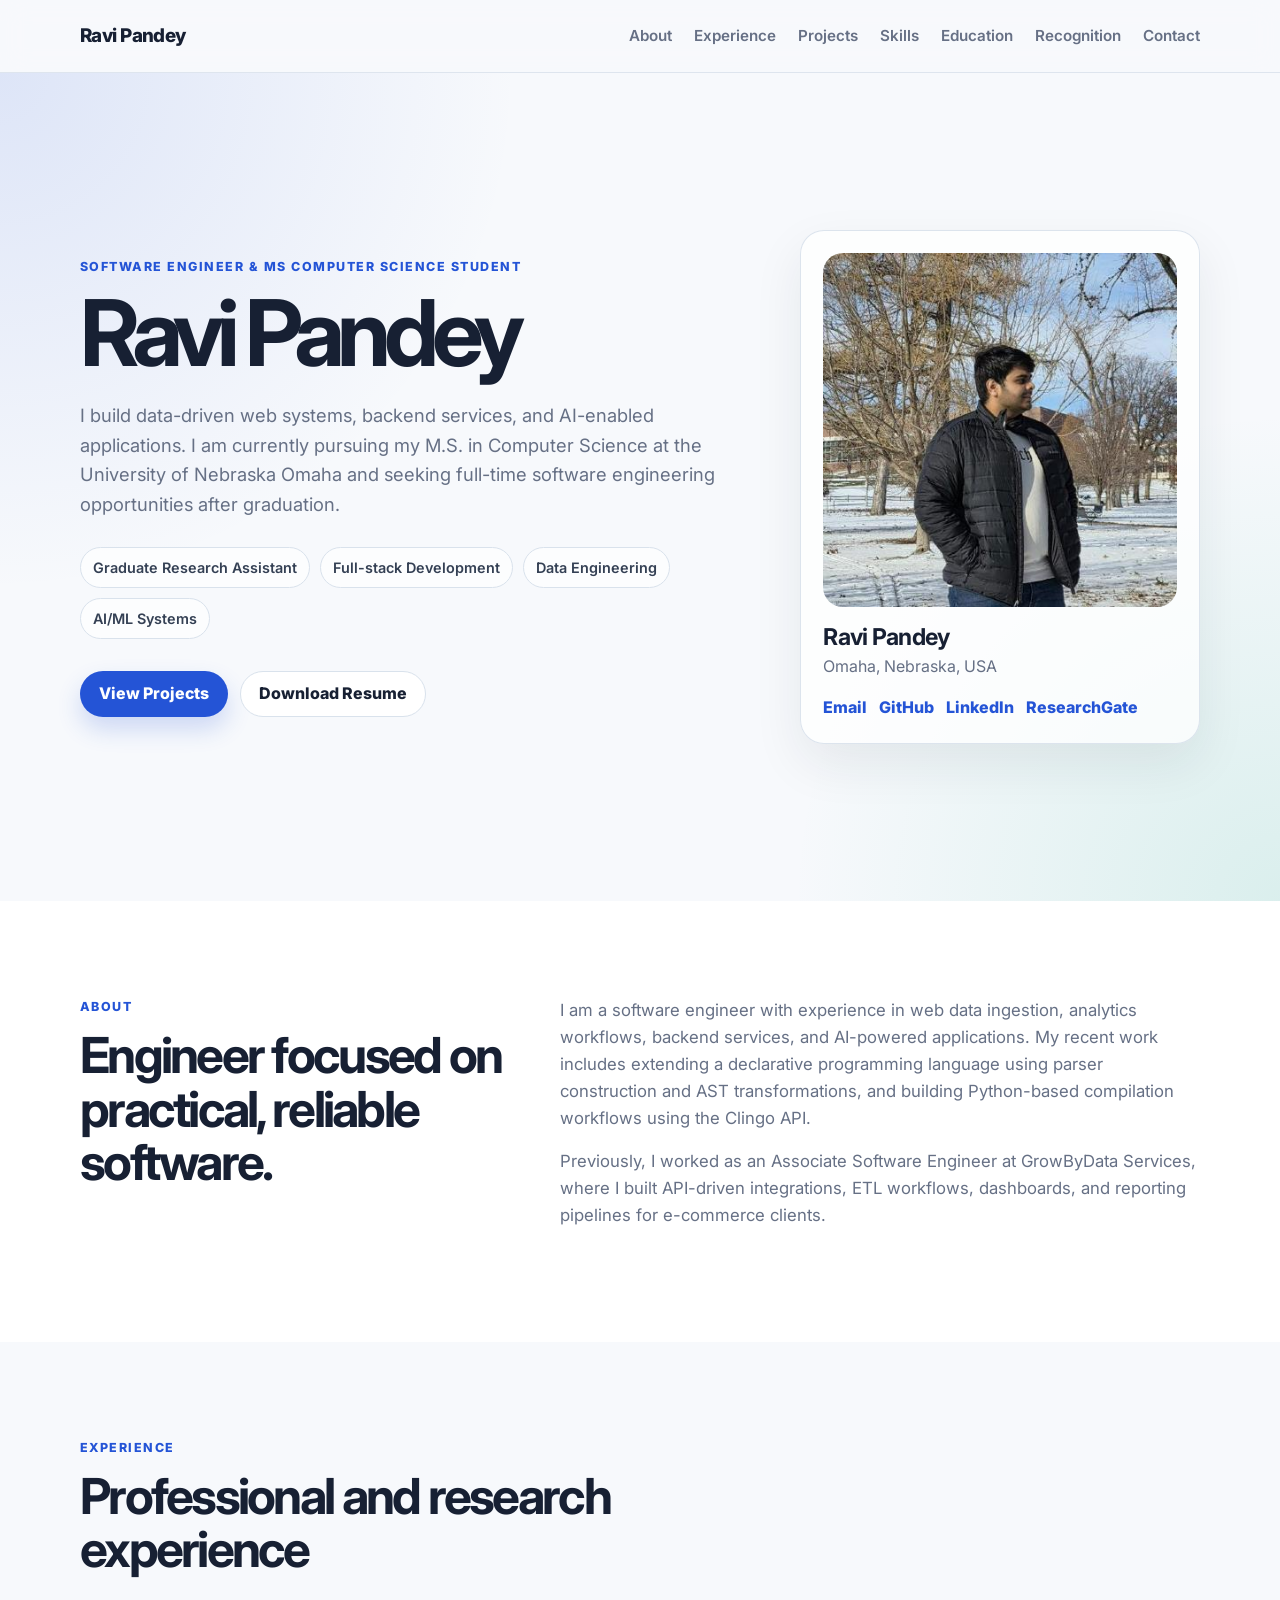
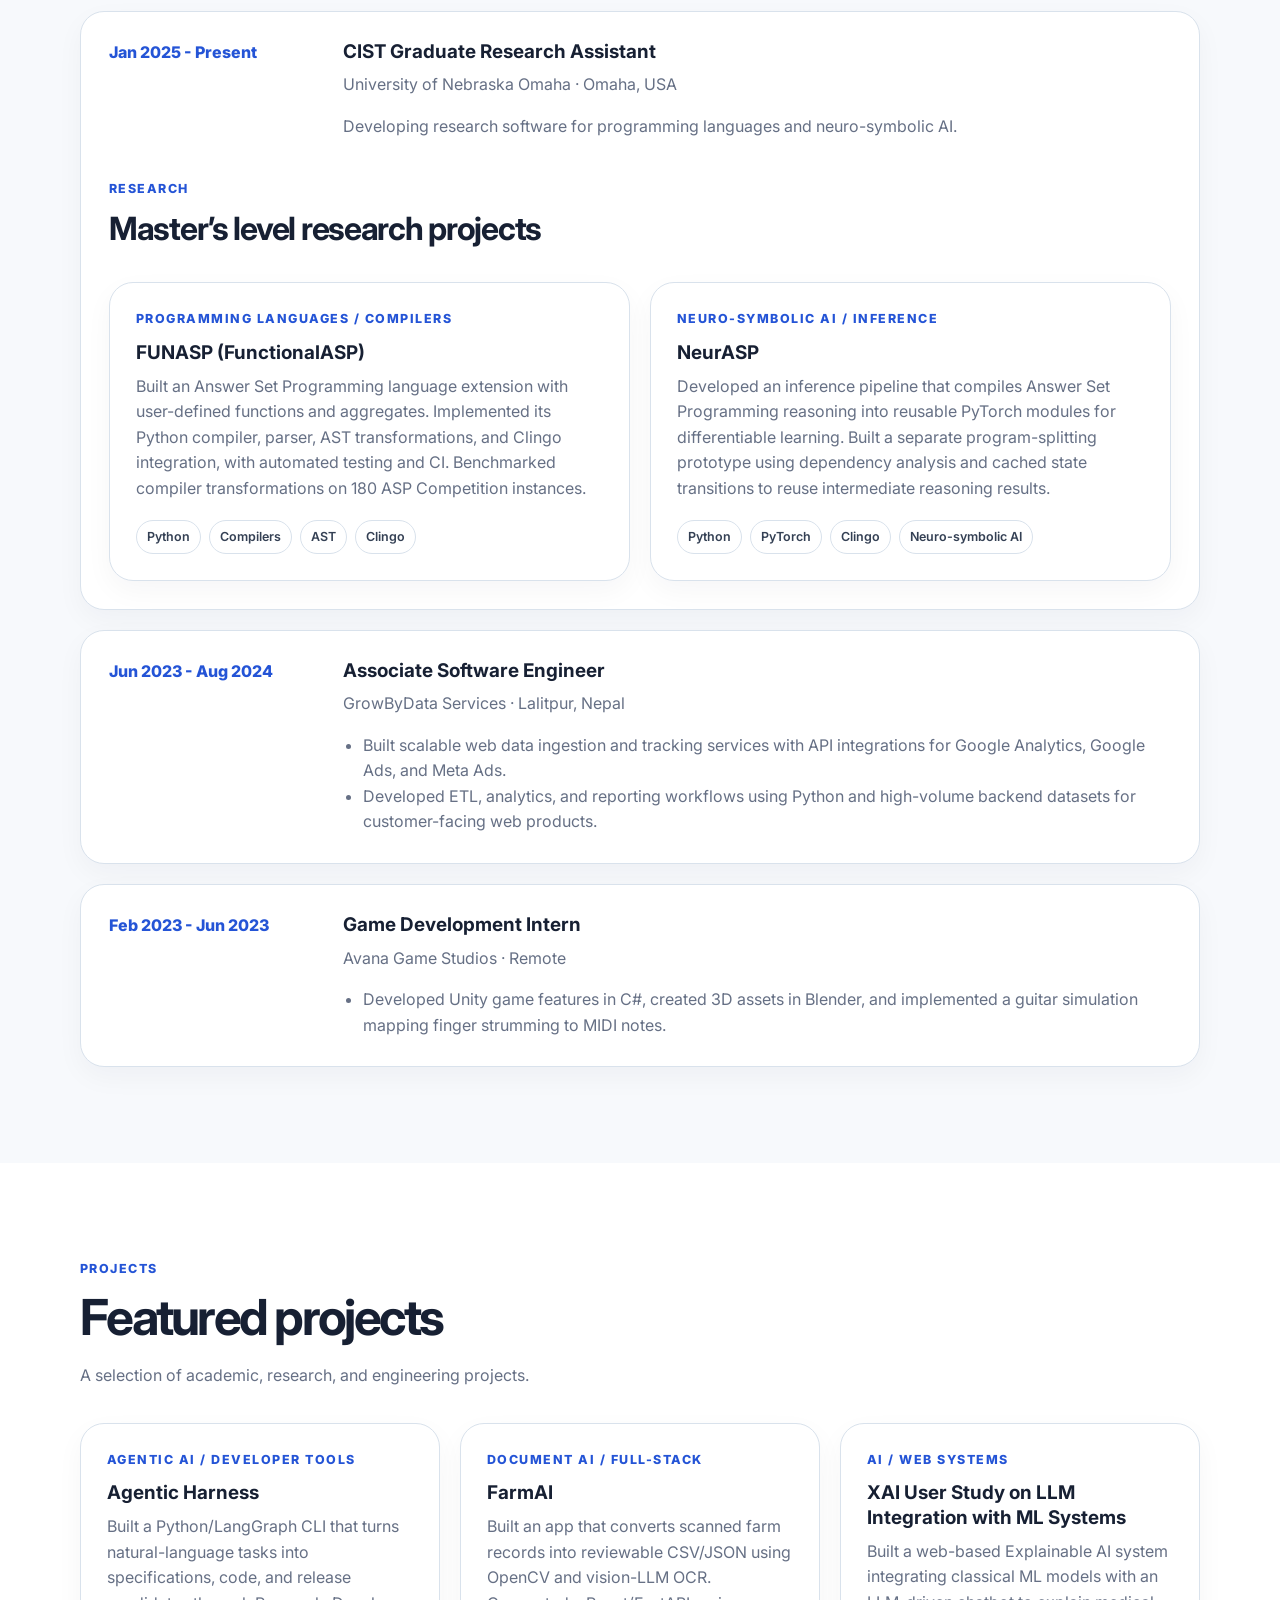
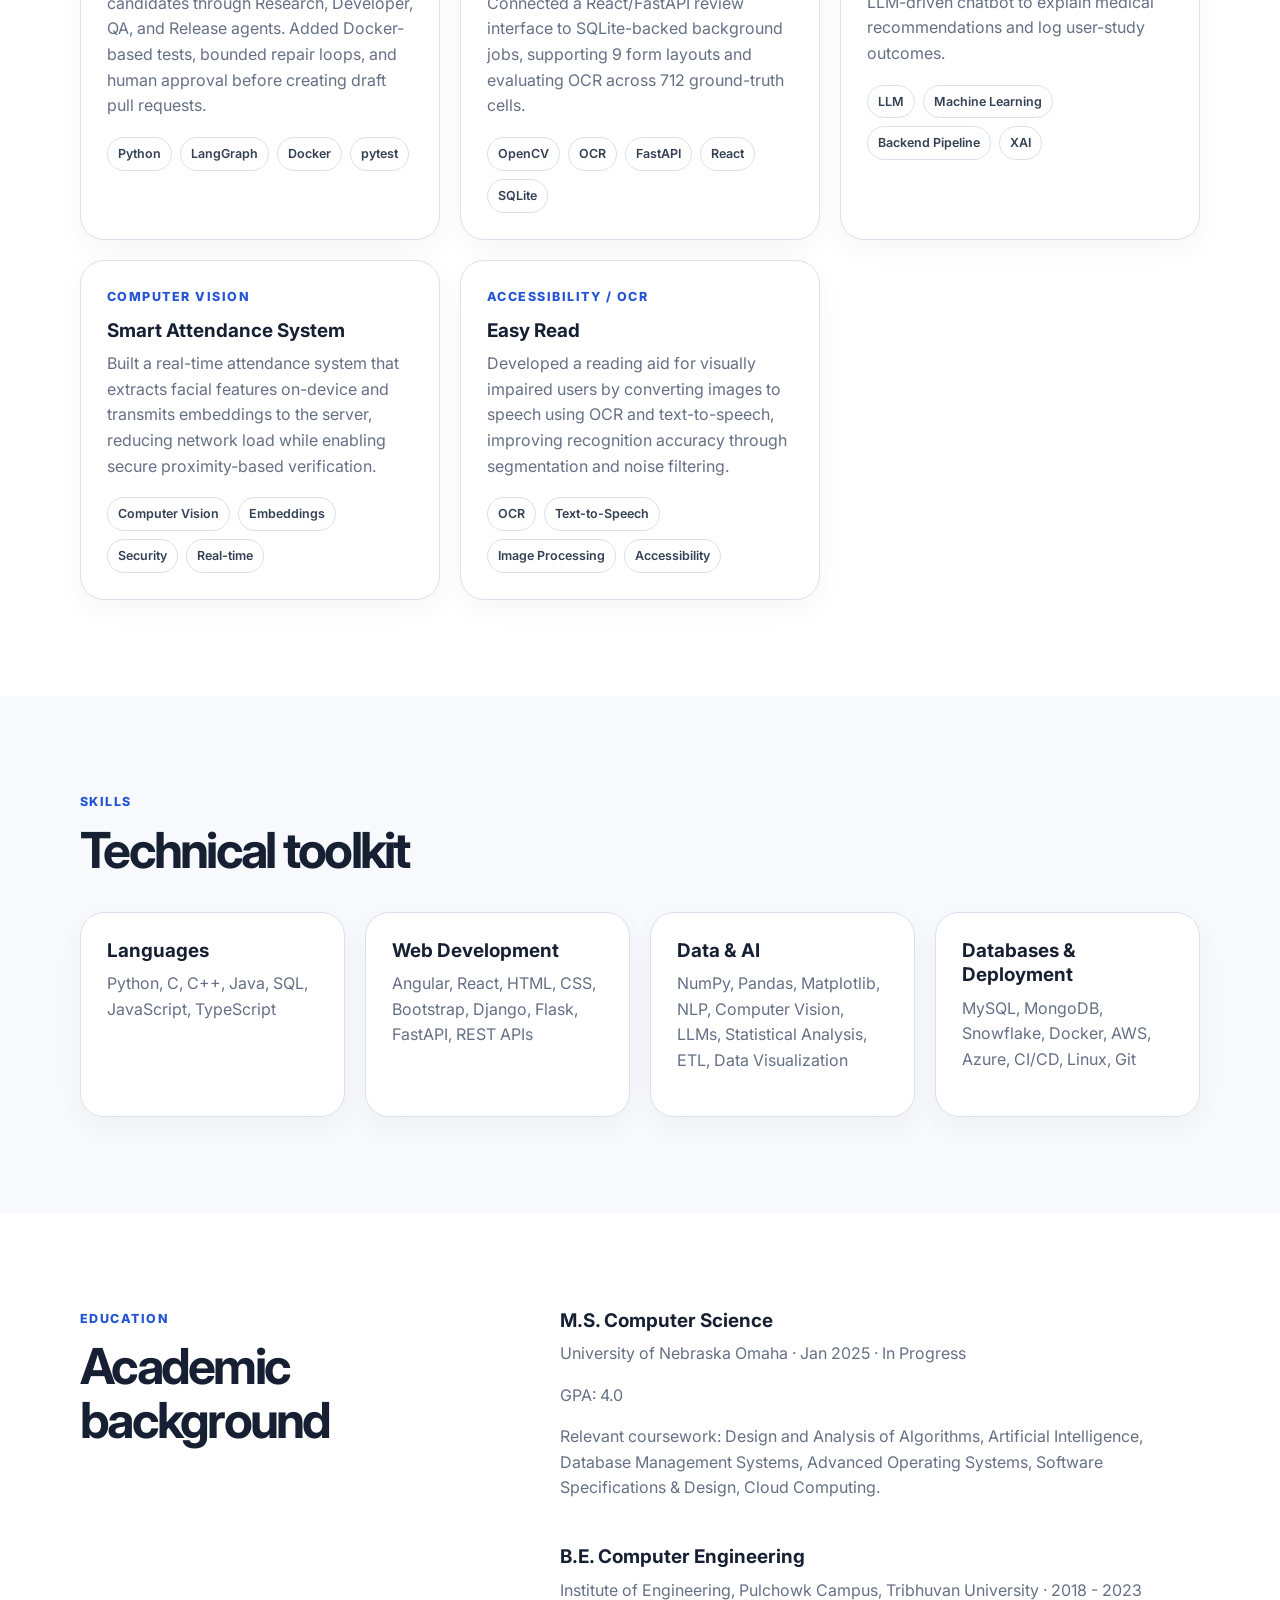
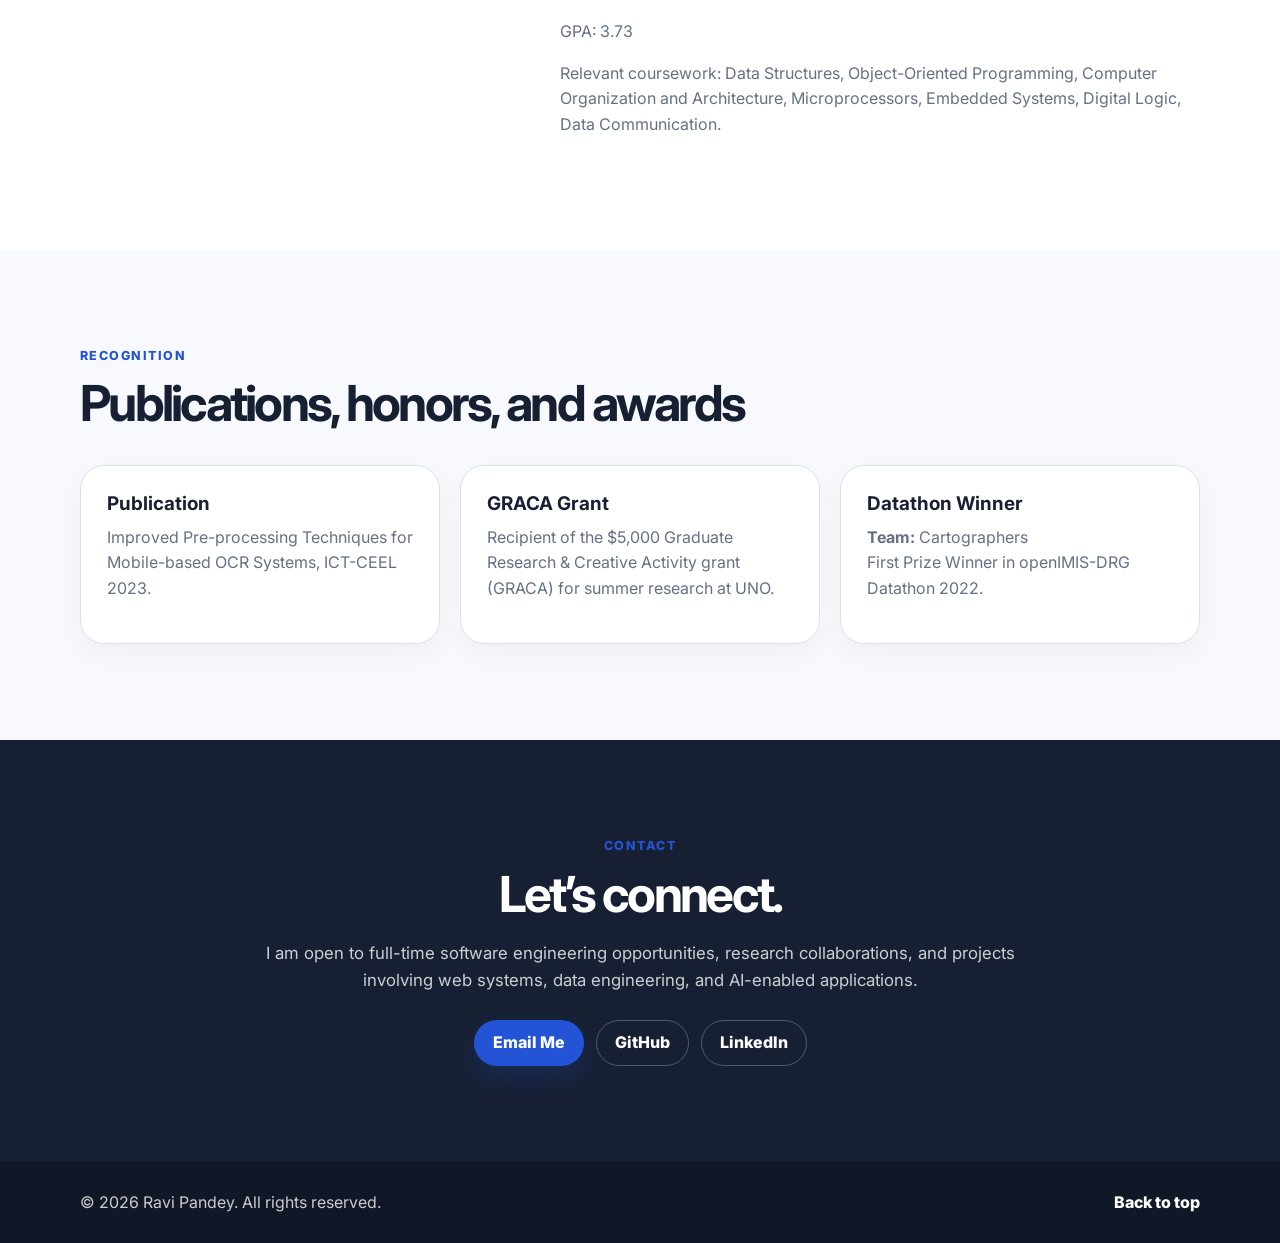
<file: index.html>
<!DOCTYPE html>
<html lang="en">
<head>
  <meta charset="UTF-8" />
  <meta name="viewport" content="width=device-width, initial-scale=1.0" />
  <meta name="description" content="Ravi Pandey - Software Engineer and MS Computer Science student portfolio." />
  <title>Ravi Pandey | Software Engineer</title>
  <link rel="preconnect" href="https://fonts.googleapis.com">
  <link rel="preconnect" href="https://fonts.gstatic.com" crossorigin>
  <link href="https://fonts.googleapis.com/css2?family=Inter:wght@400;500;600;700;800&display=swap" rel="stylesheet">
  <link rel="stylesheet" href="style.css?v=3" />
</head>
<body>
  <header class="site-header">
    <nav class="nav container" aria-label="Main navigation">
      <a class="logo" href="#home">Ravi Pandey</a>
      <button class="nav-toggle" aria-label="Toggle navigation" aria-expanded="false">
        <span></span>
        <span></span>
        <span></span>
      </button>
      <ul class="nav-links">
        <li><a href="#about">About</a></li>
        <li><a href="#experience">Experience</a></li>
        <!-- <li><a href="#research">Research</a></li> -->
        <li><a href="#projects">Projects</a></li>
        <li><a href="#skills">Skills</a></li>
        <li><a href="#education">Education</a></li>
        <li><a href="#awards">Recognition</a></li>
        <li><a href="#contact">Contact</a></li>
      </ul>
    </nav>
  </header>

  <main>
    <section id="home" class="hero section-padding">
      <div class="container hero-grid">
        <div class="hero-content">
          <p class="eyebrow">Software Engineer & MS Computer Science Student</p>
          <h1>Ravi Pandey</h1>
          <p class="hero-text">
            I build data-driven web systems, backend services, and AI-enabled applications.
            I am currently pursuing my M.S. in Computer Science at the University of Nebraska Omaha
            and seeking full-time software engineering opportunities after graduation.
          </p>
          <div class="hero-highlights" aria-label="Highlights">
            <span>Graduate Research Assistant</span>
            <span>Full-stack Development</span>
            <span>Data Engineering</span>
            <span>AI/ML Systems</span>
          </div>
          <div class="hero-actions">
            <a class="btn primary" href="#projects">View Projects</a>
            <a class="btn secondary" href="assets/Ravi-Pandey-Resume.pdf" target="_blank" rel="noopener">Download Resume</a>
          </div>
        </div>
        <div class="hero-card">
          <div class="photo-frame">
            <img src="assets/profile.jpg" alt="Ravi Pandey" onerror="this.style.display='none'; this.parentElement.classList.add('photo-placeholder');" />
          </div>
          <div class="quick-info">
            <h2>Ravi Pandey</h2>
            <p>Omaha, Nebraska, USA</p>
            <div class="quick-links">
              <a href="mailto:pandeyyravi7@gmail.com">Email</a>
              <a href="https://github.com/ravip5921" target="_blank" rel="noopener">GitHub</a>
              <a href="https://linkedin.com/in/ravip5921" target="_blank" rel="noopener">LinkedIn</a>
              <a href="https://www.researchgate.net/profile/Ravi-Pandey-44" target="_blank" rel="noopener">ResearchGate</a>
            </div>
          </div>
        </div>
      </div>
    </section>

    <section id="about" class="section-padding alt-bg">
      <div class="container two-column">
        <div>
          <p class="section-kicker">About</p>
          <h2>Engineer focused on practical, reliable software.</h2>
        </div>
        <div class="section-copy">
          <p>
            I am a software engineer with experience in web data ingestion, analytics workflows,
            backend services, and AI-powered applications. My recent work includes extending a declarative
            programming language using parser construction and AST transformations, and building Python-based
            compilation workflows using the Clingo API.
          </p>
          <p>
            Previously, I worked as an Associate Software Engineer at GrowByData Services, where I built
            API-driven integrations, ETL workflows, dashboards, and reporting pipelines for e-commerce clients.
          </p>
        </div>
      </div>
    </section>

    <section id="experience" class="section-padding">
      <div class="container">
        <div class="section-heading">
          <p class="section-kicker">Experience</p>
          <h2>Professional and research experience</h2>
        </div>

        <div class="timeline">
          <article class="timeline-item">
            <div class="timeline-date">Jan 2025 - Present</div>
            <div class="timeline-content">
              <h3>CIST Graduate Research Assistant</h3>
              <p class="muted">University of Nebraska Omaha · Omaha, USA</p>
              <p class="muted">Developing research software for programming languages and neuro-symbolic AI.</p>
            </div>

            <section id="research" class="experience-research" aria-labelledby="research-title">
              <div class="section-heading">
                <p class="section-kicker">Research</p>
                <h4 id="research-title">Master’s level research projects</h4>
              </div>

              <div class="research-grid">
                <article class="project-card" aria-labelledby="funasp-title">
                  <div class="project-topline">Programming Languages / Compilers</div>
                  <h5 id="funasp-title">FUNASP (FunctionalASP)</h5>
                  <p>
                    Built an Answer Set Programming language extension with user-defined functions and aggregates.
                    Implemented its Python compiler, parser, AST transformations, and Clingo integration, with
                    automated testing and CI. Benchmarked compiler transformations on 180 ASP Competition instances.
                  </p>
                  <div class="tags">
                    <span>Python</span><span>Compilers</span><span>AST</span><span>Clingo</span>
                  </div>
                </article>

                <article class="project-card" aria-labelledby="neurasp-title">
                  <div class="project-topline">Neuro-symbolic AI / Inference</div>
                  <h5 id="neurasp-title">NeurASP</h5>
                  <p>
                    Developed an inference pipeline that compiles Answer Set Programming reasoning into reusable
                    PyTorch modules for differentiable learning. Built a separate program-splitting prototype
                    using dependency analysis and cached state transitions to reuse intermediate reasoning results.
                  </p>
                  <div class="tags">
                    <span>Python</span><span>PyTorch</span><span>Clingo</span><span>Neuro-symbolic AI</span>
                  </div>
                </article>
              </div>
            </section>
          </article>

          <article class="timeline-item">
            <div class="timeline-date">Jun 2023 - Aug 2024</div>
            <div class="timeline-content">
              <h3>Associate Software Engineer</h3>
              <p class="muted">GrowByData Services · Lalitpur, Nepal</p>
              <ul>
                <li>Built scalable web data ingestion and tracking services with API integrations for Google Analytics, Google Ads, and Meta Ads.</li>
                <li>Developed ETL, analytics, and reporting workflows using Python and high-volume backend datasets for customer-facing web products.</li>
              </ul>
            </div>
          </article>

          <article class="timeline-item">
            <div class="timeline-date">Feb 2023 - Jun 2023</div>
            <div class="timeline-content">
              <h3>Game Development Intern</h3>
              <p class="muted">Avana Game Studios · Remote</p>
              <ul>
                <li>Developed Unity game features in C#, created 3D assets in Blender, and implemented a guitar simulation mapping finger strumming to MIDI notes.</li>
              </ul>
            </div>
          </article>
        </div>
      </div>
    </section>

    <section id="projects" class="section-padding alt-bg">
      <div class="container">
        <div class="section-heading">
          <p class="section-kicker">Projects</p>
          <h2>Featured projects</h2>
          <p class="muted">A selection of academic, research, and engineering projects.</p>
        </div>

        <div class="cards-grid">
          <a
              class="project-card"
              href="https://github.com/ravip5921/Agentic_Harness"
              target="_blank"
              rel="noopener noreferrer"
              aria-label="Open Agentic Harness on GitHub"
          >
            <div class="project-topline">Agentic AI / Developer Tools</div>
            <h3>Agentic Harness</h3>
            <p>
              Built a Python/LangGraph CLI that turns natural-language tasks into specifications, code, and
              release candidates through Research, Developer, QA, and Release agents. Added Docker-based tests,
              bounded repair loops, and human approval before creating draft pull requests.
            </p>
            <div class="tags">
              <span>Python</span><span>LangGraph</span><span>Docker</span><span>pytest</span>
            </div>
          </a>

          <a
              class="project-card"
              href="https://farmai.cht77.com/"
              target="_blank"
              rel="noopener noreferrer"
              aria-label="Open FarmAI live site"
          >
            <div class="project-topline">Document AI / Full-stack</div>
            <h3 id="farmai-title">FarmAI</h3>
            <p>
              Built an app that converts scanned farm records into reviewable CSV/JSON using OpenCV and
              vision-LLM OCR. Connected a React/FastAPI review interface to SQLite-backed background jobs,
              supporting 9 form layouts and evaluating OCR across 712 ground-truth cells.
            </p>
            <div class="tags">
              <span>OpenCV</span><span>OCR</span><span>FastAPI</span><span>React</span><span>SQLite</span>
            </div>
          </a>

          <a  
              class="project-card"
              href="https://github.com/ravip5921/Doctor-Speciality-Recommender"
              target="_blank"
              rel="noopener noreferrer"
              aria-label="Open Doctor Speciality Recommender on GitHub"
          >
            <div class="project-topline">AI / Web Systems</div>
            <h3>XAI User Study on LLM Integration with ML Systems</h3>
            <p>
              Built a web-based Explainable AI system integrating classical ML models with an LLM-driven chatbot
              to explain medical recommendations and log user-study outcomes.
            </p>
            <div class="tags">
              <span>LLM</span><span>Machine Learning</span><span>Backend Pipeline</span><span>XAI</span>
            </div>
          </a>

          <a  
              class="project-card"
              href="https://github.com/ravip5921/SmartAttendanceSystem"
              target="_blank"
              rel="noopener noreferrer"
              aria-label="Open Smart Attendance System on GitHub"
          >
            <div class="project-topline">Computer Vision</div>
            <h3>Smart Attendance System</h3>
            <p>
              Built a real-time attendance system that extracts facial features on-device and transmits embeddings
              to the server, reducing network load while enabling secure proximity-based verification.
            </p>
            <div class="tags">
              <span>Computer Vision</span><span>Embeddings</span><span>Security</span><span>Real-time</span>
            </div>
          </a>

          <a  
              class="project-card"
              href="https://github.com/ravip5921/EasyRead"
              target="_blank"
              rel="noopener noreferrer"
              aria-label="Open Easy Read on GitHub"
          >
            <div class="project-topline">Accessibility / OCR</div>
            <h3>Easy Read</h3>
            <p>
              Developed a reading aid for visually impaired users by converting images to speech using OCR and
              text-to-speech, improving recognition accuracy through segmentation and noise filtering.
            </p>
            <div class="tags">
              <span>OCR</span><span>Text-to-Speech</span><span>Image Processing</span><span>Accessibility</span>
            </div>
          </a>
        </div>
      </div>
    </section>

    <section id="skills" class="section-padding">
      <div class="container">
        <div class="section-heading">
          <p class="section-kicker">Skills</p>
          <h2>Technical toolkit</h2>
        </div>
        <div class="skills-grid">
          <div class="skill-card">
            <h3>Languages</h3>
            <p>Python, C, C++, Java, SQL, JavaScript, TypeScript</p>
          </div>
          <div class="skill-card">
            <h3>Web Development</h3>
            <p>Angular, React, HTML, CSS, Bootstrap, Django, Flask, FastAPI, REST APIs</p>
          </div>
          <div class="skill-card">
            <h3>Data & AI</h3>
            <p>NumPy, Pandas, Matplotlib, NLP, Computer Vision, LLMs, Statistical Analysis, ETL, Data Visualization</p>
          </div>
          <div class="skill-card">
            <h3>Databases & Deployment</h3>
            <p>MySQL, MongoDB, Snowflake, Docker, AWS, Azure, CI/CD, Linux, Git</p>
          </div>
        </div>
      </div>
    </section>

    <section id="education" class="section-padding alt-bg">
      <div class="container two-column">
        <div>
          <p class="section-kicker">Education</p>
          <h2>Academic background</h2>
        </div>
        <div class="education-list">
          <article>
            <h3>M.S. Computer Science</h3>
            <p class="muted">University of Nebraska Omaha · Jan 2025 · In Progress</p>
            <p>GPA: 4.0</p>
            <p>Relevant coursework: Design and Analysis of Algorithms, Artificial Intelligence, Database Management Systems, Advanced Operating Systems, Software Specifications & Design, Cloud Computing.</p>
          </article>
          <article>
            <h3>B.E. Computer Engineering</h3>
            <p class="muted">Institute of Engineering, Pulchowk Campus, Tribhuvan University · 2018 - 2023</p>
            <p>GPA: 3.73</p>
            <p>Relevant coursework: Data Structures, Object-Oriented Programming, Computer Organization and Architecture, Microprocessors, Embedded Systems, Digital Logic, Data Communication.</p>
          </article>
        </div>
      </div>
    </section>

    <section id="awards" class="section-padding">
      <div class="container">
        <div class="section-heading">
          <p class="section-kicker">Recognition</p>
          <h2>Publications, honors, and awards</h2>
        </div>
        <div class="recognition-grid">
          <a 
           class="recognition-card"
           href="https://ictceel.khwopaconference.com/uploads/conferencepaper/fullpaper/1032.pdf"
           target="_blank"
           rel="noopener"
           aria-label="View publication on ICT-CEEL 2023">
            <h3>Publication</h3>
            <p>Improved Pre-processing Techniques for Mobile-based OCR Systems, ICT-CEEL 2023.</p>
          </a>
          <a 
           class="recognition-card"
           href="https://www.unomaha.edu/office-of-research-and-creative-activity/for-students/graca.php"
           target="_blank"
           rel="noopener"
           aria-label="Information about GRACA Grant">
            <h3>GRACA Grant</h3>
            <p>Recipient of the $5,000 Graduate Research & Creative Activity grant (GRACA) for summer research at UNO.</p>
          </a>
          <a 
           class="recognition-card"
           href="https://openimis.org/blog/highlights-openimis-initiative-2022"
           target="_blank"
           rel="noopener"
           aria-label="OpenIMIS-DRG Datathon 2022 Blog Post">
            <h3>Datathon Winner</h3>
            <p><strong>Team:</strong> Cartographers
            </br> 
            First Prize Winner in openIMIS-DRG Datathon 2022.</p>
          </a>
        </div>
      </div>
    </section>

    <section id="contact" class="section-padding contact-section">
      <div class="container contact-card">
        <p class="section-kicker">Contact</p>
        <h2>Let’s connect.</h2>
        <p>
          I am open to full-time software engineering opportunities, research collaborations,
          and projects involving web systems, data engineering, and AI-enabled applications.
        </p>
        <div class="contact-actions">
          <a class="btn primary" href="mailto:pandeyyravi7@gmail.com">Email Me</a>
          <a class="btn secondary" href="https://github.com/ravip5921" target="_blank" rel="noopener">GitHub</a>
          <a class="btn secondary" href="https://linkedin.com/in/ravip5921" target="_blank" rel="noopener">LinkedIn</a>
        </div>
      </div>
    </section>
  </main>

  <footer class="site-footer">
    <div class="container footer-inner">
      <p>&copy; <span id="year"></span> Ravi Pandey. All rights reserved.</p>
      <a href="#home">Back to top</a>
    </div>
  </footer>

  <script src="script.js"></script>
</body>
</html>
</file>
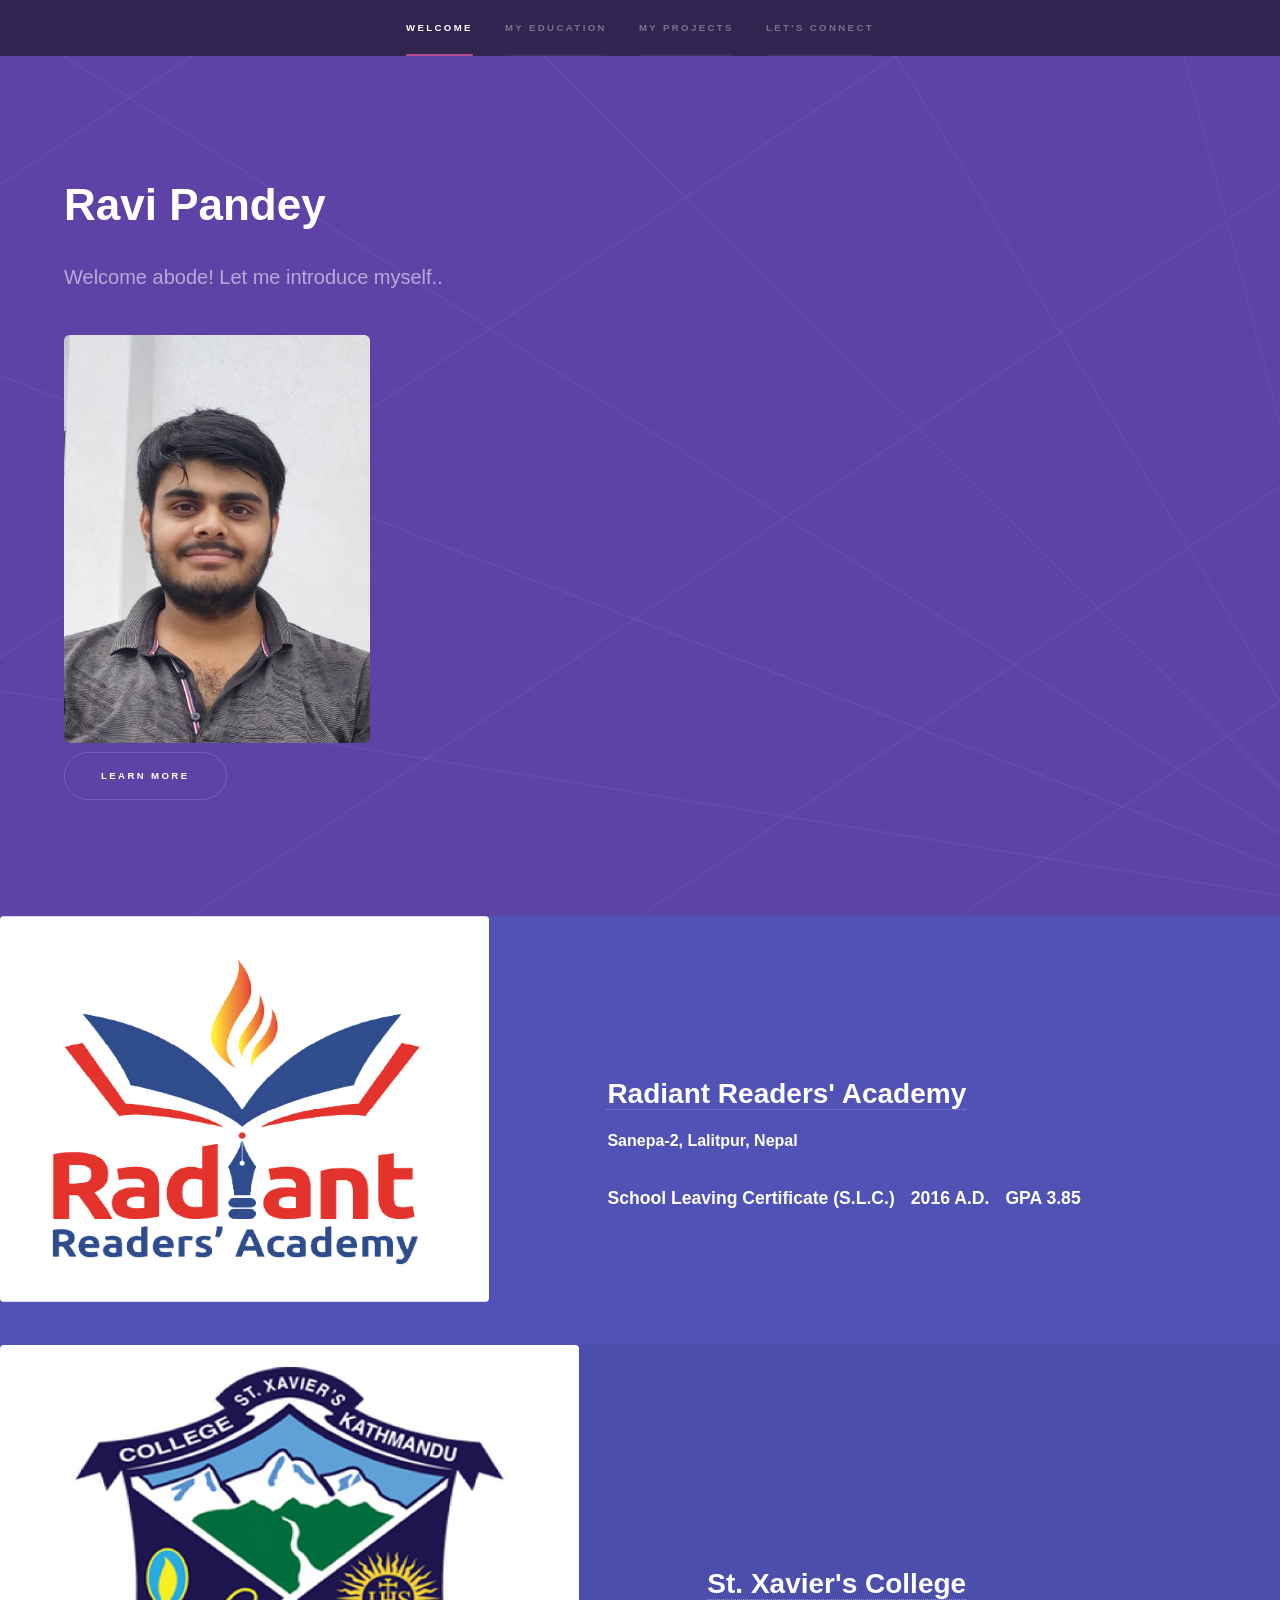
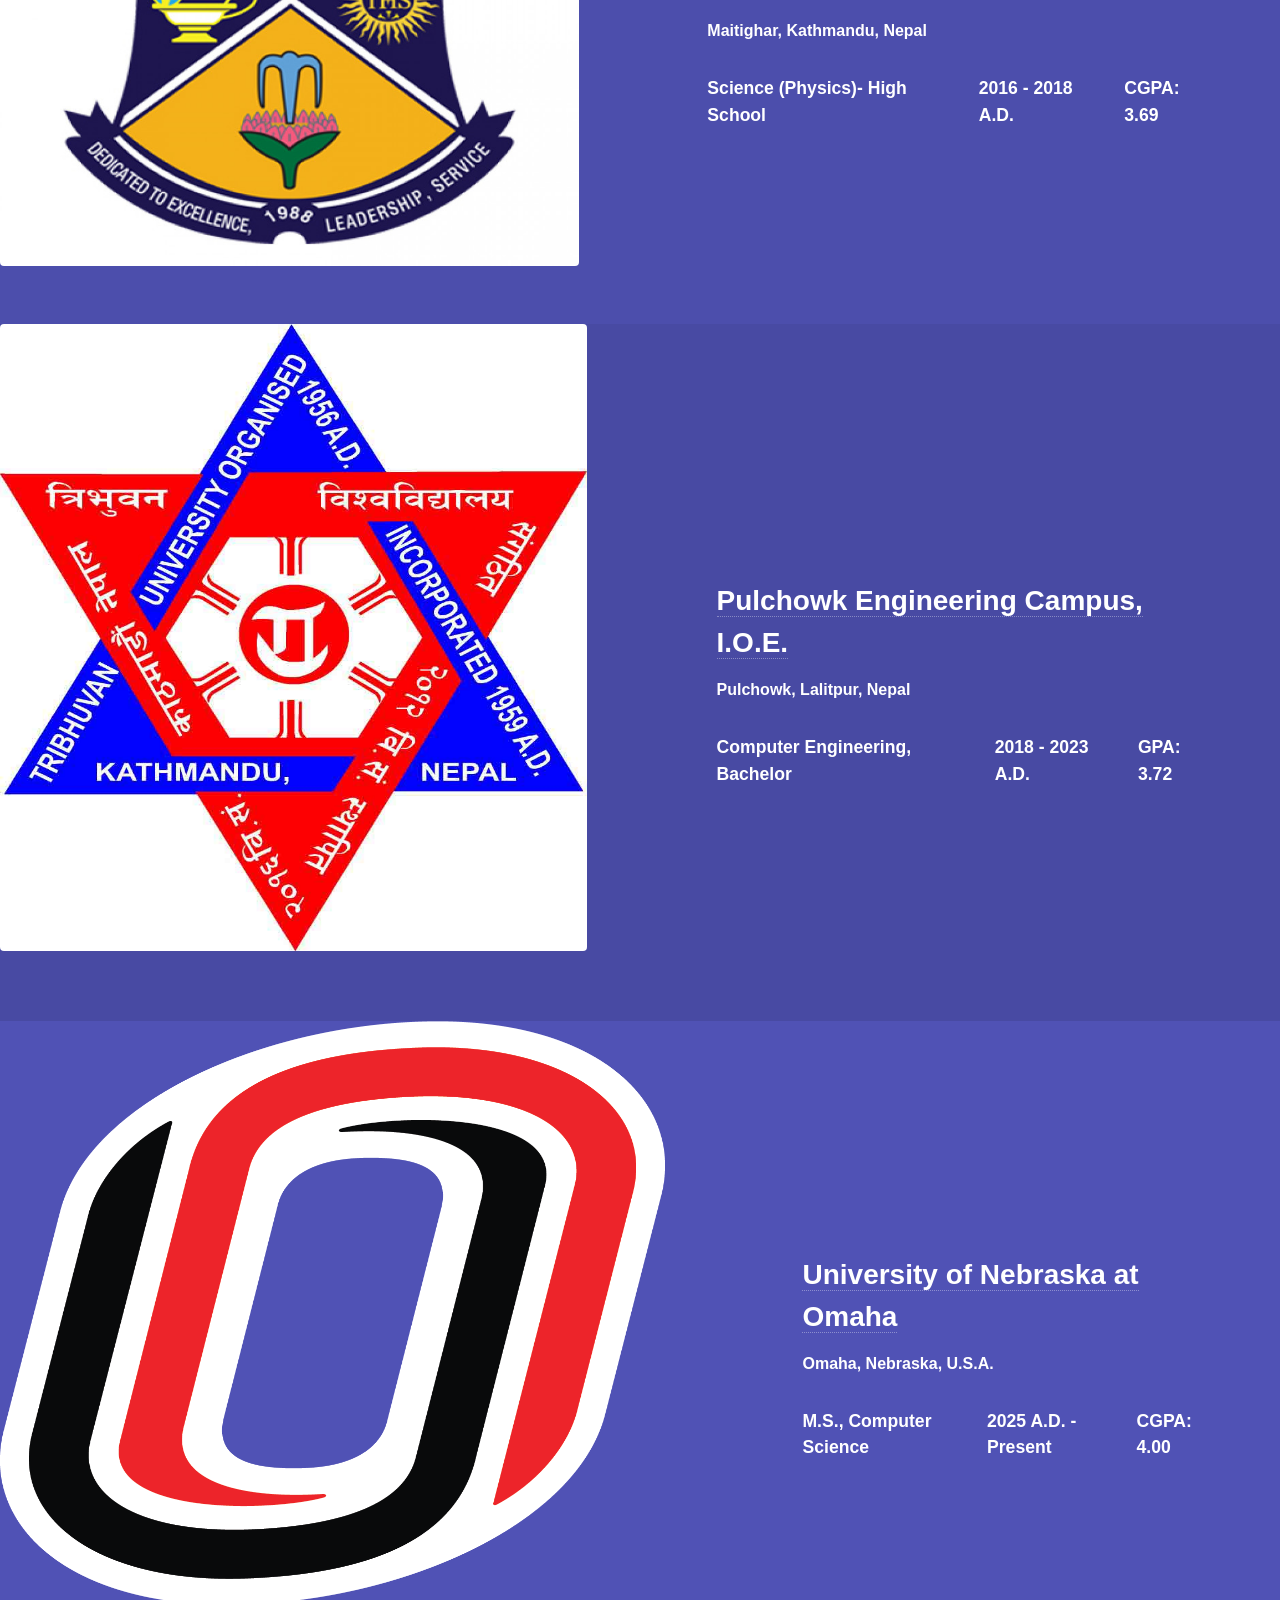
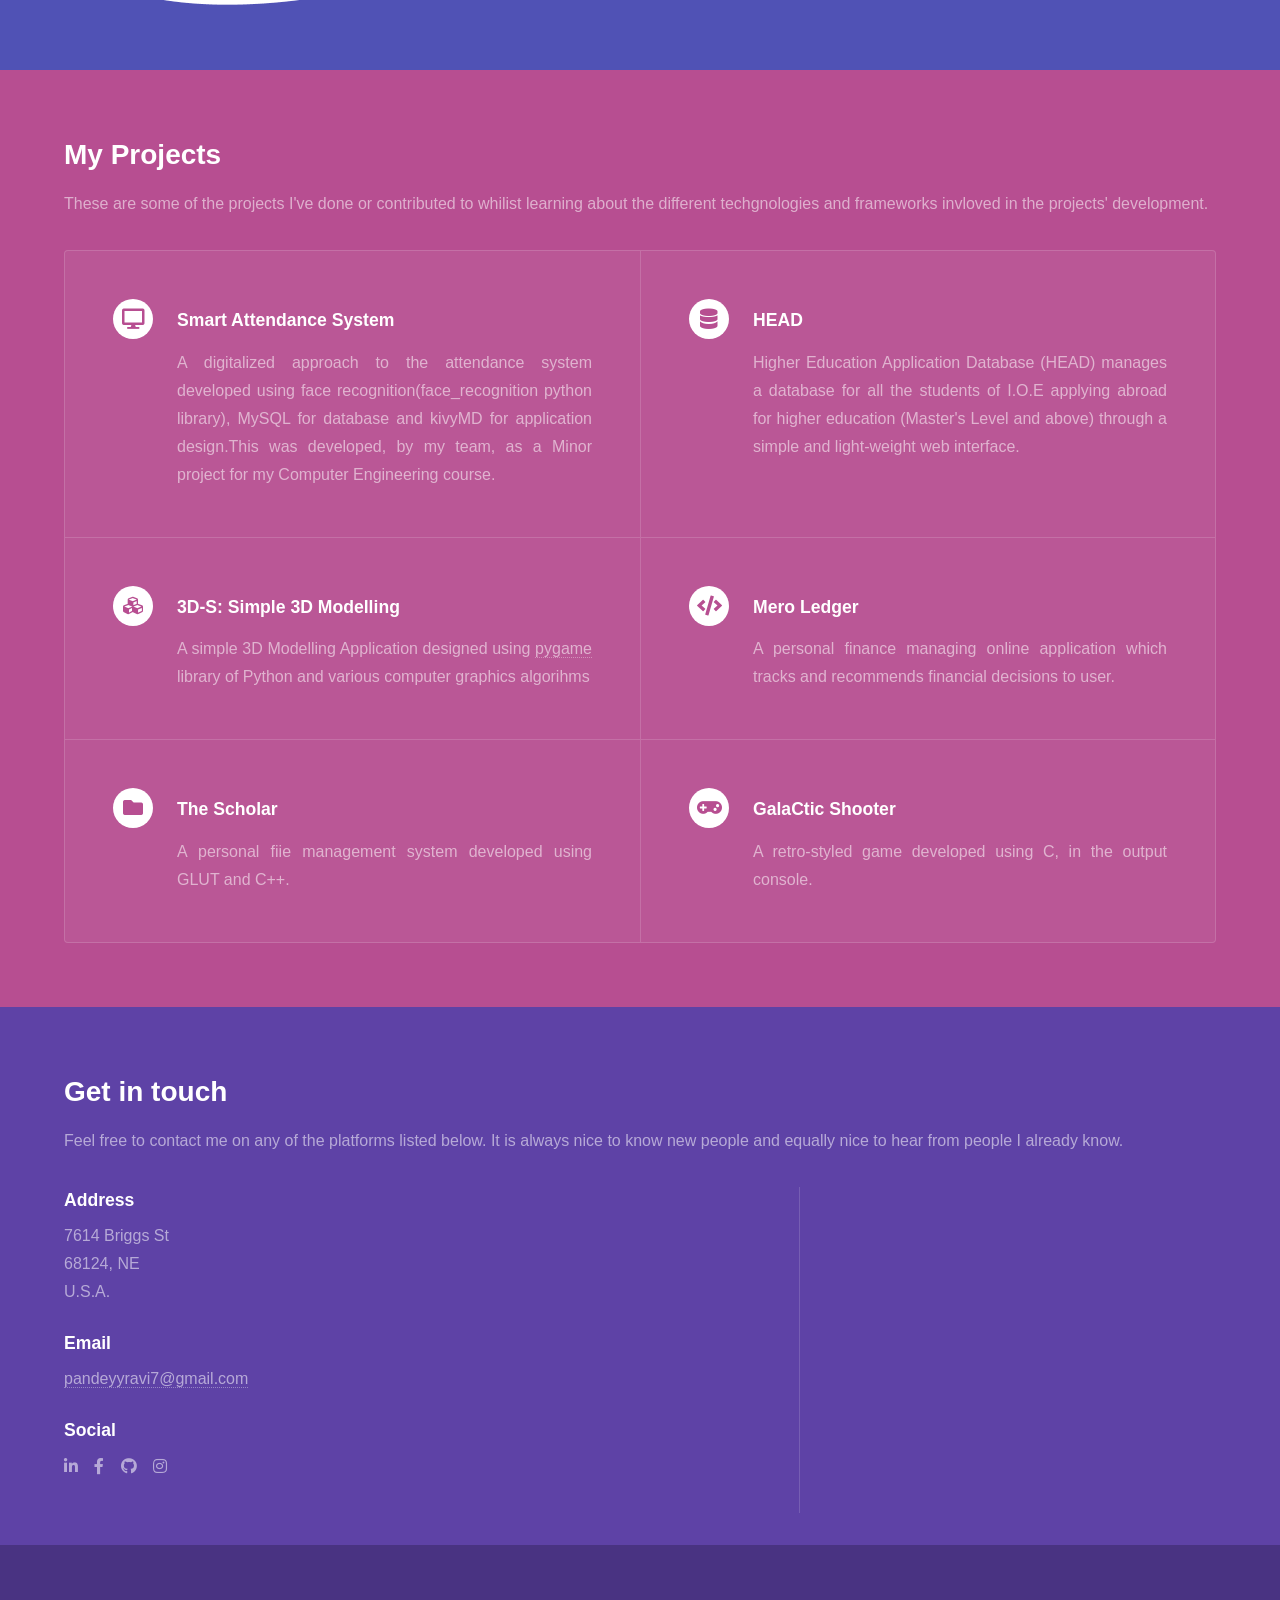
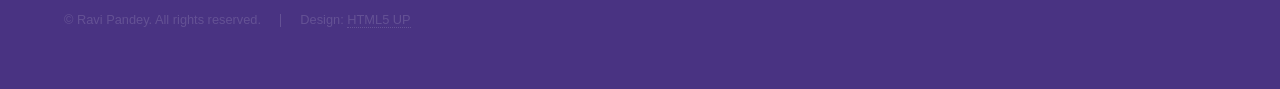
<file: backup/index.html>
<!DOCTYPE HTML>
<!--
	Hyperspace by HTML5 UP
	html5up.net | @ajlkn
	Free for personal and commercial use under the CCA 3.0 license (html5up.net/license)
-->
<html>
	<head>
		<title>Ravi Pandey - Portfolio</title>
		<meta charset="utf-8" />
		<meta name="viewport" content="width=device-width, initial-scale=1, user-scalable=no" />
		<link rel="stylesheet" href="assets/css/main.css" />
		<noscript><link rel="stylesheet" href="assets/css/noscript.css" /></noscript>
	</head>
	<body class="is-preload">

		<!-- Sidebar -->
			<section id="sidebar">
				<div class="inner">
					<nav>
						<ul>
							<li><a href="#intro">Welcome</a></li>
							<li><a href="#one">My Education</a></li>
							<li><a href="#two">My Projects</a></li>
							<li><a href="#three">Let's Connect</a></li>
						</ul>
					</nav>
				</div>
			</section>

		<!-- Wrapper -->
			<div id="wrapper">

				<!-- Intro -->
					<section id="intro" class="wrapper style1 fullscreen fade-up">
						<div class="inner">
							<h1>Ravi Pandey</h1>
							<!-- <p>Just another fine responsive site template designed by <a href="http://html5up.net">HTML5 UP</a><br />
							and released for free under the <a href="http://html5up.net/license">Creative Commons</a>.</p> -->
							<p>Welcome abode! Let me introduce myself.</a>.</p>
							<a href="#" class="imageProfile"><img src="images/profile.jpg" alt="" data-position="top center" /></a>
							<ul class="actions">
								<li><a href="#one" class="button scrolly">Learn more</a></li>
							</ul>
						</div>
					</section>

				<!-- One -->
					<section id="one" class="wrapper style2 spotlights">
						<section>
							<a href="#" class="imageEducation"><img src="images/radiant.png" alt="" data-position="center center" /></a>
							<div class="content">
								
								<div class="inner">
									<p>
										<a href="https://radiant.edu.np/" target="_blank" rel="noopener noreferrer"><h2>Radiant Readers' Academy</h2></a>
										<h4>Sanepa-2, Lalitpur, Nepal</h4>
									</p>
									
									<ul class="eduInfo">
										<li><h3>School Leaving Certificate (S.L.C.)</h3></li>
										<li><h3>2016 A.D.</h3></li>
										<li><h3>GPA 3.85</h3></li>
										<!-- <li><a href="generic.html" class="button">Learn more</a></li> -->
									</ul>
								</div>
							</div>
						</section>
					
						<section>
							<a href="#" class="imageEducation"><img src="images/sxc.jpg" alt="" data-position="center center" /></a>
							<div class="content">
						
								<div class="inner">
									<p>
									<a href="https://sxc.edu.np/" target="_blank" rel="noopener noreferrer"><h2>St. Xavier's College</h2></a>
									<h4>Maitighar, Kathmandu, Nepal</h4>
									</p>
						
									<ul class="eduInfo">
										<li>
											<h3>Science (Physics)- High School</h3>
										</li>
										<li>
											<h3>2016 - 2018 A.D.</h3>
										</li>
										<li>
											<h3>CGPA: 3.69</h3>
										</li>
										<!-- <li><a href="generic.html" class="button">Learn more</a></li> -->
									</ul>
								</div>
							</div>
						</section>

						<section>
							<a href="#" class="imageEducation"><img src="images/tu.jpg" alt="" data-position="center center" /></a>
							<div class="content">
						
								<div class="inner">
									<p>
									<a href="https://pcampus.edu.np/" target="_blank" rel="noopener noreferrer"><h2>Pulchowk Engineering Campus, I.O.E.</h2></a>
									<h4>Pulchowk, Lalitpur, Nepal</h4>
									</p>
						
									<ul class="eduInfo">
										<li>
											<h3>Computer Engineering, Bachelor</h3>
										</li>
										<li>
											<h3>2018 - 2023 A.D.</h3>
										</li>
										<li>
											<h3>GPA: 3.72</h3>
										</li>
										<!-- <li><a href="generic.html" class="button">Learn more</a></li> -->
									</ul>
								</div>
							</div>
						</section>

						<section>
							<a href="#" class="imageEducation"><img src="images/uno.png" alt="" data-position="center center" /></a>
							<div class="content">
						
								<div class="inner">
									<p>
									<a href="https://www.unomaha.edu/" target="_blank" rel="noopener noreferrer"><h2>University of Nebraska at Omaha</h2></a>
									<h4>Omaha, Nebraska, U.S.A.</h4>
									</p>
						
									<ul class="eduInfo">
										<li>
											<h3>M.S., Computer Science</h3>
										</li>
										<li>
											<h3>2025 A.D. - Present</h3>
										</li>
										<li>
											<h3>CGPA: 4.00</h3>
										</li>
										<!-- <li><a href="generic.html" class="button">Learn more</a></li> -->
									</ul>
								</div>
							</div>
						</section>
						<!-- <section>
							<a href="#" class="image"><img src="images/pic02.jpg" alt="" data-position="top center" /></a>
							<div class="content">
								<div class="inner">
									<h2>Feugiat consequat</h2>
									<p>Phasellus convallis elit id ullamcorper pulvinar. Duis aliquam turpis mauris, eu ultricies erat malesuada quis. Aliquam dapibus.</p>
									<ul class="actions">
										<li><a href="generic.html" class="button">Learn more</a></li>
									</ul>
								</div>
							</div>
						</section>
					-->

				<!-- Two -->
					<section id="two" class="wrapper style3 fade-up">
						<div class="inner">
							<h2>My Projects</h2>
							<p>These are some of the projects I've done or contributed to whilist learning about the different techgnologies and frameworks invloved in the projects' development.</p>
							<div class="features">
								<section>
									<span class="icon solid major fa-desktop"></span>
									<a href="https://github.com/ravip5921/SmartAttendanceSystem" target="_blank" rel="noopener noreferrer"><h3>Smart Attendance System</h3></a>
									<p class="projectInfo">A digitalized approach to the attendance system developed using face recognition(face_recognition python library), MySQL for database and kivyMD for application design.This was developed, by my team, as a Minor project for my Computer Engineering course.</p>
								</section>
								<section>
									<span class="icon solid major fa-database"></span>
									<a href="https://github.com/ravip5921/HEAD" target="_blank" rel="noopener noreferrer"><h3>HEAD</h3></a>
									<p class="projectInfo">Higher Education Application Database (HEAD) manages a database for all the students of I.O.E applying abroad for higher education (Master's Level and above)
									through a simple and light-weight web interface.</p>
								</section>
								<section>
									<span class="icon solid major fa-cubes"></span>
									<a href="https://github.com/ravip5921/3D-S" target="_blank" rel="noopener noreferrer"><h3>3D-S: Simple 3D Modelling</h3></a>
									<p class="projectInfo">A simple 3D Modelling Application designed using <a href="https://www.pygame.org/" >pygame</a> library of Python and various computer graphics algorihms</p>
								</section>
								<section>
									<span class="icon solid major fa-code"></span>
									<a href="https://github.com/ravip5921/meroLedger" target="_blank" rel="noopener noreferrer"><h3>Mero Ledger</h3></a>
									<p class="projectInfo">A personal finance managing online application which tracks and recommends financial decisions to user.</p>
								</section>
								<section>
									<span class="icon solid major fa-folder"></span>
									<a href="https://github.com/ravip5921/TheScholar" target="_blank" rel="noopener noreferrer"><h3>The Scholar</h3></a>
									<p class="projectInfo">A personal fiie management system developed using GLUT and C++.</p>
								</section>
								<section>
									<span class="icon solid major fa-gamepad"></span>
									<a href="https://github.com/ravip5921/GalaCtic_Shooter" target="_blank" rel="noopener noreferrer"><h3>GalaCtic Shooter</h3></a>
									<p class="projectInfo">A retro-styled game developed using C, in the output console.</p>
								</section>
							</div>
							<!-- <ul class="actions">
								<li><a href="generic.html" class="button">More Projects</a></li>
							</ul> -->
						</div>
					</section>

				<!-- Three -->
					<section id="three" class="wrapper style1 fade-up">
						<div class="inner">
							<h2>Get in touch</h2>
							<p>Feel free to contact me on any of the platforms listed below. It is always nice to know new people and equally nice to hear from people I already know.</p>
							<div class="split style1">
								<!-- <section>
									<form method="post" action="#">
										<div class="fields">
											<div class="field half">
												<label for="name">Name</label>
												<input type="text" name="name" id="name" />
											</div>
											<div class="field half">
												<label for="email">Email</label>
												<input type="text" name="email" id="email" />
											</div>
											<div class="field">
												<label for="message">Message</label>
												<textarea name="message" id="message" rows="5"></textarea>
											</div>
										</div>
										<ul class="actions">
											<li><a href="" class="button submit">Send Message</a></li>
										</ul>
									</form>
								</section> -->
								<section>
									<ul class="contact">
										<li>
											<h3>Address</h3>
											<span>7614 Briggs St<br />
											68124, NE<br />
											U.S.A.</span>
										</li>
										<li>
											<h3>Email</h3>
											<a href="mailto:pandeyyravi7@gmail.com">pandeyyravi7@gmail.com</a>
										</li>
										<!-- <li>
											<h3>Phone</h3>
											<span>(000) 000-0000</span>
										</li> -->
										<li>
											<h3>Social</h3>
											<ul class="icons">
												<!-- <li><a href="#" class="icon brands fa-twitter"><span class="label">Twitter</span></a></li> -->
												<li><a href="http://www.linkedin.com/in/ravip5921" target="_blank" rel="noopener noreferrer" class="icon brands fa-linkedin-in"><span class="label">LinkedIn</span></a></li>
												<li><a href="https://www.facebook.com/bhardwajj.ravi/" target="_blank" rel="noopener noreferrer" class="icon brands fa-facebook-f"><span class="label">Facebook</span></a></li>
												<li><a href="https://github.com/ravip5921" target="_blank" rel="noopener noreferrer" class="icon brands fa-github"><span class="label">GitHub</span></a></li>
												<li><a href="https://www.instagram.com/_pandeyyji/" target="_blank" rel="noopener noreferrer" class="icon brands fa-instagram"><span class="label">Instagram</span></a></li>
								
											</ul>
										</li>
									</ul>
								</section>
							</div>
						</div>
					</section>

			</div>

		<!-- Footer -->
			<footer id="footer" class="wrapper style1-alt">
				<div class="inner">
					<ul class="menu">
						<li>&copy; Ravi Pandey. All rights reserved.</li><li>Design: <a href="http://html5up.net">HTML5 UP</a></li>
					</ul>
				</div>
			</footer>

		<!-- Scripts -->
			<script src="assets/js/jquery.min.js"></script>
			<script src="assets/js/jquery.scrollex.min.js"></script>
			<script src="assets/js/jquery.scrolly.min.js"></script>
			<script src="assets/js/browser.min.js"></script>
			<script src="assets/js/breakpoints.min.js"></script>
			<script src="assets/js/util.js"></script>
			<script src="assets/js/main.js"></script>

	</body>

</html>
</file>
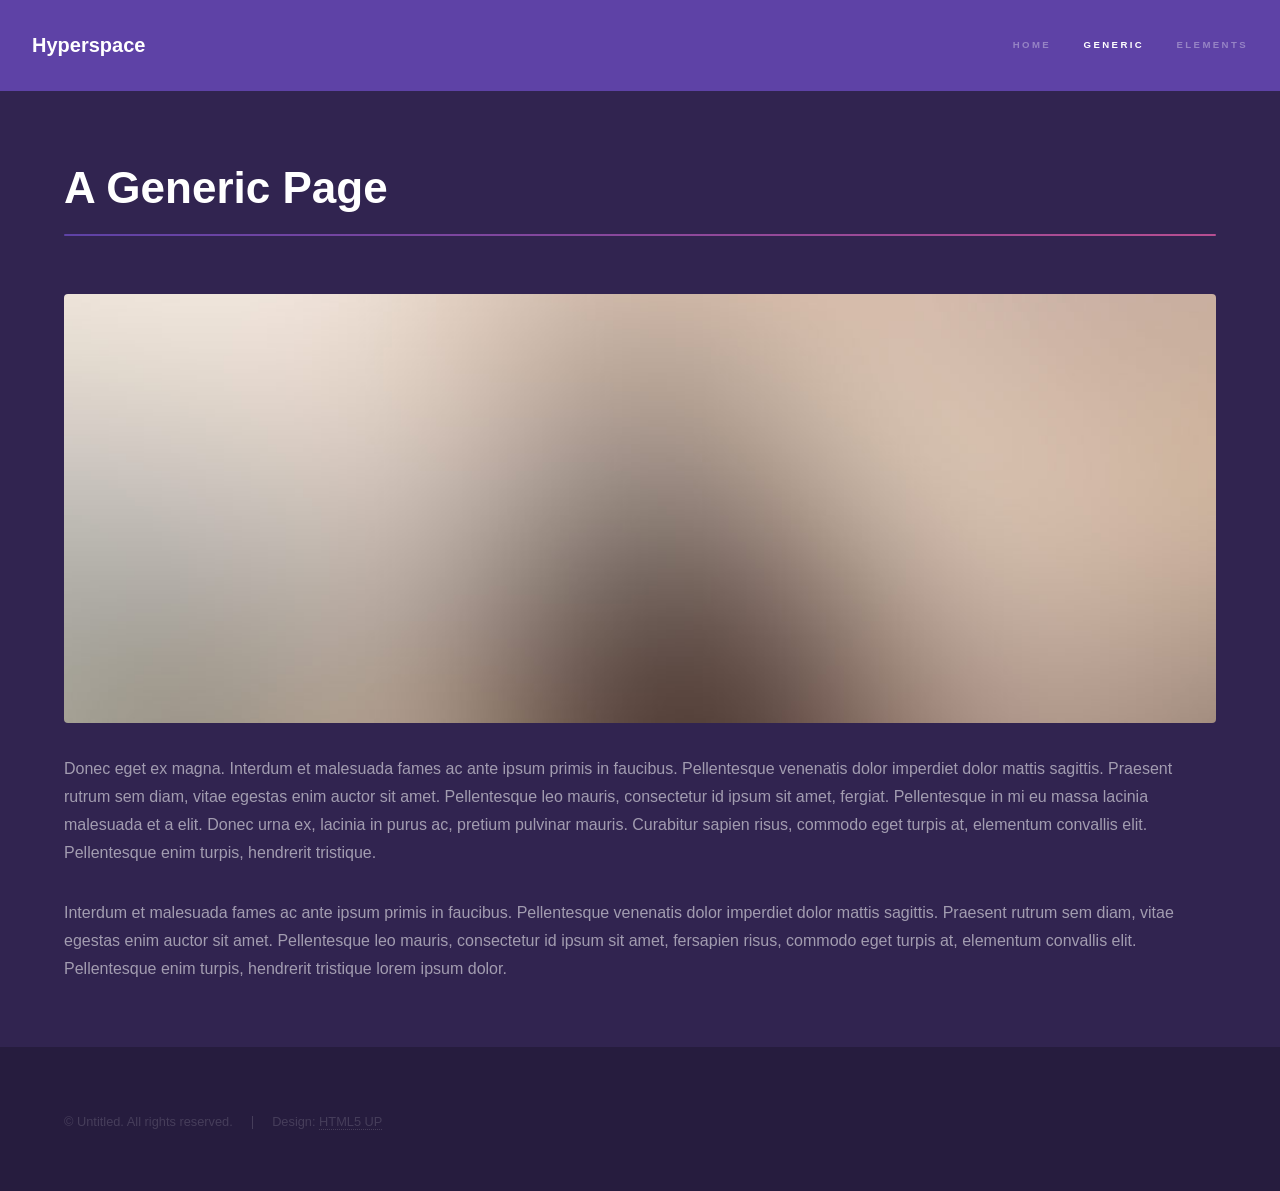
<file: backup/generic.html>
<!DOCTYPE HTML>
<!--
	Hyperspace by HTML5 UP
	html5up.net | @ajlkn
	Free for personal and commercial use under the CCA 3.0 license (html5up.net/license)
-->
<html>
	<head>
		<title>Generic - Hyperspace by HTML5 UP</title>
		<meta charset="utf-8" />
		<meta name="viewport" content="width=device-width, initial-scale=1, user-scalable=no" />
		<link rel="stylesheet" href="assets/css/main.css" />
		<noscript><link rel="stylesheet" href="assets/css/noscript.css" /></noscript>
	</head>
	<body class="is-preload">

		<!-- Header -->
			<header id="header">
				<a href="index.html" class="title">Hyperspace</a>
				<nav>
					<ul>
						<li><a href="index.html">Home</a></li>
						<li><a href="generic.html" class="active">Generic</a></li>
						<li><a href="elements.html">Elements</a></li>
					</ul>
				</nav>
			</header>

		<!-- Wrapper -->
			<div id="wrapper">

				<!-- Main -->
					<section id="main" class="wrapper">
						<div class="inner">
							<h1 class="major">A Generic Page</h1>
							<span class="image fit"><img src="images/pic04.jpg" alt="" /></span>
							<p>Donec eget ex magna. Interdum et malesuada fames ac ante ipsum primis in faucibus. Pellentesque venenatis dolor imperdiet dolor mattis sagittis. Praesent rutrum sem diam, vitae egestas enim auctor sit amet. Pellentesque leo mauris, consectetur id ipsum sit amet, fergiat. Pellentesque in mi eu massa lacinia malesuada et a elit. Donec urna ex, lacinia in purus ac, pretium pulvinar mauris. Curabitur sapien risus, commodo eget turpis at, elementum convallis elit. Pellentesque enim turpis, hendrerit tristique.</p>
							<p>Interdum et malesuada fames ac ante ipsum primis in faucibus. Pellentesque venenatis dolor imperdiet dolor mattis sagittis. Praesent rutrum sem diam, vitae egestas enim auctor sit amet. Pellentesque leo mauris, consectetur id ipsum sit amet, fersapien risus, commodo eget turpis at, elementum convallis elit. Pellentesque enim turpis, hendrerit tristique lorem ipsum dolor.</p>
						</div>
					</section>

			</div>

		<!-- Footer -->
			<footer id="footer" class="wrapper alt">
				<div class="inner">
					<ul class="menu">
						<li>&copy; Untitled. All rights reserved.</li><li>Design: <a href="http://html5up.net">HTML5 UP</a></li>
					</ul>
				</div>
			</footer>

		<!-- Scripts -->
			<script src="assets/js/jquery.min.js"></script>
			<script src="assets/js/jquery.scrollex.min.js"></script>
			<script src="assets/js/jquery.scrolly.min.js"></script>
			<script src="assets/js/browser.min.js"></script>
			<script src="assets/js/breakpoints.min.js"></script>
			<script src="assets/js/util.js"></script>
			<script src="assets/js/main.js"></script>

	</body>
</html>
</file>
<file: style.css>
:root {
  --bg: #f7f9fc;
  --surface: #ffffff;
  --surface-2: #eef3f8;
  --text: #172033;
  --muted: #667085;
  --primary: #2454d6;
  --primary-dark: #173da3;
  --border: #d9e2ec;
  --shadow: 0 20px 50px rgba(23, 32, 51, 0.08);
  --radius: 24px;
}

* {
  box-sizing: border-box;
}

html {
  scroll-behavior: smooth;
}

body {
  margin: 0;
  font-family: "Inter", system-ui, -apple-system, BlinkMacSystemFont, "Segoe UI", sans-serif;
  color: var(--text);
  background: var(--bg);
  line-height: 1.6;
}

img {
  max-width: 100%;
  display: block;
}

a {
  color: inherit;
  text-decoration: none;
}

.container {
  width: min(1120px, calc(100% - 40px));
  margin: 0 auto;
}

.section-padding {
  padding: 96px 0;
}

.alt-bg {
  background: var(--surface);
}

.site-header {
  position: sticky;
  top: 0;
  z-index: 20;
  background: rgba(247, 249, 252, 0.88);
  backdrop-filter: blur(14px);
  border-bottom: 1px solid rgba(217, 226, 236, 0.8);
}

.nav {
  min-height: 72px;
  display: flex;
  align-items: center;
  justify-content: space-between;
  gap: 24px;
}

.logo {
  font-weight: 800;
  letter-spacing: -0.03em;
  font-size: 1.18rem;
}

.nav-links {
  display: flex;
  align-items: center;
  list-style: none;
  gap: 22px;
  padding: 0;
  margin: 0;
  color: var(--muted);
  font-size: 0.95rem;
  font-weight: 600;
}

.nav-links a:hover {
  color: var(--primary);
}

.nav-toggle {
  display: none;
  width: 42px;
  height: 42px;
  border: 1px solid var(--border);
  border-radius: 12px;
  background: var(--surface);
  cursor: pointer;
}

.nav-toggle span {
  display: block;
  width: 18px;
  height: 2px;
  background: var(--text);
  margin: 4px auto;
}

.hero {
  min-height: calc(100vh - 72px);
  display: flex;
  align-items: center;
  background:
    radial-gradient(circle at top left, rgba(36, 84, 214, 0.12), transparent 34%),
    radial-gradient(circle at bottom right, rgba(43, 176, 146, 0.14), transparent 32%),
    var(--bg);
}

.hero-grid {
  display: grid;
  grid-template-columns: minmax(0, 1.25fr) minmax(300px, 0.75fr);
  gap: 54px;
  align-items: center;
}

.eyebrow,
.section-kicker,
.project-topline {
  margin: 0 0 12px;
  color: var(--primary);
  font-weight: 800;
  text-transform: uppercase;
  letter-spacing: 0.12em;
  font-size: 0.78rem;
}

h1,
h2,
h3,
h4,
h5,
p {
  margin-top: 0;
}

h1 {
  font-size: clamp(3rem, 8vw, 5.75rem);
  line-height: 0.96;
  letter-spacing: -0.08em;
  margin-bottom: 24px;
}

h2 {
  font-size: clamp(2rem, 4vw, 3.1rem);
  line-height: 1.08;
  letter-spacing: -0.055em;
  margin-bottom: 18px;
}

h3,
.research-grid h5 {
  font-size: 1.18rem;
  line-height: 1.3;
  margin-bottom: 8px;
}

.hero-text {
  max-width: 720px;
  color: var(--muted);
  font-size: 1.15rem;
  margin-bottom: 28px;
}

.hero-highlights {
  display: flex;
  flex-wrap: wrap;
  gap: 10px;
  margin-bottom: 32px;
}

.hero-highlights span,
.tags span {
  display: inline-flex;
  align-items: center;
  border: 1px solid var(--border);
  background: rgba(255, 255, 255, 0.7);
  color: #344054;
  padding: 8px 12px;
  border-radius: 999px;
  font-size: 0.9rem;
  font-weight: 600;
}

.hero-actions,
.contact-actions,
.quick-links {
  display: flex;
  flex-wrap: wrap;
  gap: 12px;
}

.btn {
  display: inline-flex;
  align-items: center;
  justify-content: center;
  min-height: 46px;
  padding: 0 18px;
  border-radius: 999px;
  font-weight: 800;
  border: 1px solid transparent;
  transition: transform 0.2s ease, box-shadow 0.2s ease, background 0.2s ease;
}

.btn:hover {
  transform: translateY(-2px);
}

.btn.primary {
  background: var(--primary);
  color: #fff;
  box-shadow: 0 12px 24px rgba(36, 84, 214, 0.2);
}

.btn.primary:hover {
  background: var(--primary-dark);
}

.btn.secondary {
  background: var(--surface);
  border-color: var(--border);
  color: var(--text);
}

.hero-card {
  background: rgba(255, 255, 255, 0.74);
  border: 1px solid rgba(217, 226, 236, 0.9);
  border-radius: var(--radius);
  padding: 22px;
  box-shadow: var(--shadow);
}

.photo-frame {
  aspect-ratio: 1 / 1;
  overflow: hidden;
  border-radius: 20px;
  background: linear-gradient(135deg, #dfe7f3, #f8fafc);
  margin-bottom: 18px;
}

.photo-frame img {
  width: 100%;
  height: 100%;
  object-fit: cover;
}

.photo-frame.photo-placeholder::before {
  content: "Add your photo at assets/profile.jpg";
  min-height: 310px;
  display: grid;
  place-items: center;
  padding: 30px;
  color: var(--muted);
  text-align: center;
  font-weight: 700;
}

.quick-info h2 {
  font-size: 1.45rem;
  letter-spacing: -0.03em;
  margin-bottom: 4px;
}

.quick-info p,
.muted {
  color: var(--muted);
}

.quick-links a {
  color: var(--primary);
  font-weight: 800;
}

.two-column {
  display: grid;
  grid-template-columns: 0.8fr 1.2fr;
  gap: 54px;
}

.section-copy p {
  color: var(--muted);
  font-size: 1.05rem;
}

.section-heading {
  max-width: 760px;
  margin-bottom: 34px;
}

.timeline {
  display: grid;
  gap: 20px;
}

.timeline-item {
  display: grid;
  grid-template-columns: 210px 1fr;
  gap: 24px;
  background: var(--surface);
  border: 1px solid var(--border);
  border-radius: var(--radius);
  padding: 28px;
  box-shadow: 0 10px 28px rgba(23, 32, 51, 0.04);
}

.timeline-date {
  color: var(--primary);
  font-weight: 800;
}

.timeline-content ul {
  margin: 14px 0 0;
  padding-left: 20px;
  color: var(--muted);
}

.cards-grid,
.skills-grid,
.recognition-grid {
  display: grid;
  grid-template-columns: repeat(3, 1fr);
  gap: 20px;
}

.project-card,
.skill-card,
.recognition-card {
  background: var(--surface);
  border: 1px solid var(--border);
  border-radius: var(--radius);
  padding: 26px;
  box-shadow: 0 10px 28px rgba(23, 32, 51, 0.04);
}

.project-card p,
.skill-card p,
.recognition-card p,
.education-list p {
  color: var(--muted);
}

.tags {
  display: flex;
  flex-wrap: wrap;
  gap: 8px;
  margin-top: 18px;
}

.tags span {
  padding: 6px 10px;
  font-size: 0.78rem;
}

.experience-research {
  grid-column: 1 / -1;
  width: 100%;
  min-width: 0;
  scroll-margin-top: 96px;
}

.experience-research h4 {
  font-size: clamp(1.5rem, 3vw, 2rem);
  line-height: 1.15;
  letter-spacing: -0.04em;
  margin-bottom: 18px;
}

.research-grid {
  display: grid;
  grid-template-columns: repeat(2, minmax(0, 1fr));
  gap: 20px;
  width: 100%;
  min-width: 0;
}

.research-grid > .project-card {
  min-width: 0;
}

.skills-grid {
  grid-template-columns: repeat(4, 1fr);
}

.education-list {
  display: grid;
  gap: 28px;
}

.contact-section {
  background: var(--text);
  color: #fff;
}

.contact-card {
  text-align: center;
  max-width: 780px;
}

.contact-card p:not(.section-kicker) {
  color: rgba(255, 255, 255, 0.78);
  font-size: 1.05rem;
}

.contact-actions {
  justify-content: center;
  margin-top: 26px;
}

.contact-section .btn.secondary {
  background: transparent;
  color: #fff;
  border-color: rgba(255, 255, 255, 0.25);
}

.site-footer {
  background: #101828;
  color: rgba(255, 255, 255, 0.78);
  padding: 28px 0;
}

.footer-inner {
  display: flex;
  justify-content: space-between;
  gap: 20px;
  align-items: center;
}

.footer-inner p {
  margin: 0;
}

.footer-inner a {
  color: #fff;
  font-weight: 800;
}

@media (max-width: 920px) {
  .hero-grid,
  .two-column,
  .timeline-item {
    grid-template-columns: 1fr;
  }

  .cards-grid,
  .skills-grid,
  .recognition-grid {
    grid-template-columns: repeat(2, 1fr);
  }

  .timeline-date {
    margin-bottom: -10px;
  }

  .nav-toggle {
    display: block;
  }

  .nav-links {
    position: absolute;
    top: 72px;
    left: 14px;
    right: 14px;
    display: none;
    flex-direction: column;
    align-items: stretch;
    gap: 0;
    background: var(--surface);
    border: 1px solid var(--border);
    border-radius: 18px;
    padding: 10px;
    box-shadow: var(--shadow);
  }

  .nav-links.open {
    display: flex;
  }

  .nav-links a {
    display: block;
    padding: 12px 14px;
    border-radius: 12px;
  }

  .nav-links a:hover {
    background: var(--surface-2);
  }
}
.project-card,
.recognition-card {
  display: block;
  color: inherit;
  text-decoration: none;
  position: relative;
  transition:
    transform 0.2s ease,
    border-color 0.2s ease,
    box-shadow 0.2s ease,
    background 0.2s ease;
  outline: none;
}

a.project-card:hover,
a.project-card:focus-visible,
a.project-card:active,
a.recognition-card:hover,
a.recognition-card:focus-visible,
a.recognition-card:active {
  transform: translateY(-4px);
  border-color: rgba(99, 102, 241, 0.75);
  box-shadow:
    0 0 0 1px rgba(99, 102, 241, 0.45),
    0 18px 45px rgba(99, 102, 241, 0.25),
    0 0 30px rgba(14, 165, 233, 0.2);
}

a.project-card:active,
a.recognition-card:active {
  transform: translateY(-2px) scale(0.99);
}

.project-card h3,
.project-card p,
.project-card span,
.project-card div {
  text-decoration: none;
}

@media (max-width: 720px) {
  .container {
    width: min(100% - 28px, 1120px);
  }

  .section-padding {
    padding: 72px 0;
  }

  .hero {
    min-height: auto;
  }

  .cards-grid,
  .research-grid,
  .skills-grid,
  .recognition-grid {
    grid-template-columns: 1fr;
  }

  .footer-inner {
    flex-direction: column;
    align-items: flex-start;
  }
}
</file>
<file: backup/assets/css/noscript.css>
/*
	Hyperspace by HTML5 UP
	html5up.net | @ajlkn
	Free for personal and commercial use under the CCA 3.0 license (html5up.net/license)
*/

/* Spotlights */

	.spotlights > section > .image:before {
		opacity: 0 !important;
	}

	.spotlights > section > .content > .inner {
		-moz-transform: none !important;
		-webkit-transform: none !important;
		-ms-transform: none !important;
		transform: none !important;
		opacity: 1 !important;
	}

/* Wrapper */

	.wrapper > .inner {
		opacity: 1 !important;
		-moz-transform: none !important;
		-webkit-transform: none !important;
		-ms-transform: none !important;
		transform: none !important;
	}

/* Sidebar */

	#sidebar > .inner {
		opacity: 1 !important;
	}

	#sidebar nav > ul > li {
		-moz-transform: none !important;
		-webkit-transform: none !important;
		-ms-transform: none !important;
		transform: none !important;
		opacity: 1 !important;
	}
</file>
<file: backup/assets/css/main.css>
@import url(fontawesome-all.min.css);

/*
	Hyperspace by HTML5 UP
	html5up.net | @ajlkn
	Free for personal and commercial use under the CCA 3.0 license (html5up.net/license)
*/

html, body, div, span, applet, object,
iframe, h1, h2, h3, h4, h5, h6, p, blockquote,
pre, a, abbr, acronym, address, big, cite,
code, del, dfn, em, img, ins, kbd, q, s, samp,
small, strike, strong, sub, sup, tt, var, b,
u, i, center, dl, dt, dd, ol, ul, li, fieldset,
form, label, legend, table, caption, tbody,
tfoot, thead, tr, th, td, article, aside,
canvas, details, embed, figure, figcaption,
footer, header, hgroup, menu, nav, output, ruby,
section, summary, time, mark, audio, video {
	margin: 0;
	padding: 0;
	border: 0;
	font-size: 100%;
	font: inherit;
	vertical-align: baseline;}

article, aside, details, figcaption, figure,
footer, header, hgroup, menu, nav, section {
	display: block;}

body {
	line-height: 1;
}

ol, ul {
	list-style: none;
}

blockquote, q {
	quotes: none;
}

	blockquote:before, blockquote:after, q:before, q:after {
		content: '';
		content: none;
	}

table {
	border-collapse: collapse;
	border-spacing: 0;
}

body {
	-webkit-text-size-adjust: none;
}

mark {
	background-color: transparent;
	color: inherit;
}

input::-moz-focus-inner {
	border: 0;
	padding: 0;
}

input, select, textarea {
	-moz-appearance: none;
	-webkit-appearance: none;
	-ms-appearance: none;
	appearance: none;
}

/* Basic */

	@-ms-viewport {
		width: device-width;
	}

	body {
		-ms-overflow-style: scrollbar;
	}

	@media screen and (max-width: 480px) {

		html, body {
			min-width: 320px;
		}

	}

	html {
		box-sizing: border-box;
	}

	*, *:before, *:after {
		box-sizing: inherit;
	}

	body {
		background: #312450;
	}

		body.is-preload *, body.is-preload *:before, body.is-preload *:after {
			-moz-animation: none !important;
			-webkit-animation: none !important;
			-ms-animation: none !important;
			animation: none !important;
			-moz-transition: none !important;
			-webkit-transition: none !important;
			-ms-transition: none !important;
			transition: none !important;
		}

/* Type */

	body, input, select, textarea {
		color: rgba(255, 255, 255, 0.55);
		font-family: Arial, Helvetica, sans-serif;
		font-size: 16.5pt;
		font-weight: normal;
		line-height: 1.75;
	}

		@media screen and (max-width: 1680px) {

			body, input, select, textarea {
				font-size: 13pt;
			}

		}

		@media screen and (max-width: 1280px) {

			body, input, select, textarea {
				font-size: 12pt;
			}

		}

		@media screen and (max-width: 360px) {

			body, input, select, textarea {
				font-size: 11pt;
			}

		}

	a {
		-moz-transition: color 0.2s ease, border-bottom-color 0.2s ease;
		-webkit-transition: color 0.2s ease, border-bottom-color 0.2s ease;
		-ms-transition: color 0.2s ease, border-bottom-color 0.2s ease;
		transition: color 0.2s ease, border-bottom-color 0.2s ease;
		border-bottom: dotted 1px rgba(255, 255, 255, 0.35);
		color: inherit;
		text-decoration: none;
	}

		a:hover {
			border-bottom-color: transparent;
			color: #ffffff;
		}

	strong, b {
		color: #ffffff;
		font-weight: bold;
	}

	em, i {
		font-style: italic;
	}

	p {
		margin: 0 0 2em 0;
	}

	h1, h2, h3, h4, h5, h6 {
		color: #ffffff;
		font-weight: bold;
		line-height: 1.5;
		margin: 0 0 0.5em 0;
	}

		h1 a, h2 a, h3 a, h4 a, h5 a, h6 a {
			color: inherit;
			text-decoration: none;
		}

	h1 {
		font-size: 2.75em;
	}

		h1.major {
			margin: 0 0 1.3em 0;
			position: relative;
			padding-bottom: 0.35em;
		}

			h1.major:after {
				background-image: -moz-linear-gradient(to right, #5e42a6, #b74e91);
				background-image: -webkit-linear-gradient(to right, #5e42a6, #b74e91);
				background-image: -ms-linear-gradient(to right, #5e42a6, #b74e91);
				background-image: linear-gradient(to right, #5e42a6, #b74e91);
				-moz-transition: max-width 0.2s ease;
				-webkit-transition: max-width 0.2s ease;
				-ms-transition: max-width 0.2s ease;
				transition: max-width 0.2s ease;
				border-radius: 0.2em;
				bottom: 0;
				content: '';
				height: 0.05em;
				position: absolute;
				right: 0;
				width: 100%;
			}

	h2 {
		font-size: 1.75em;
	}

	h3 {
		font-size: 1.1em;
	}

	h4 {
		font-size: 1em;
	}

	h5 {
		font-size: 0.8em;
	}

	h6 {
		font-size: 0.6em;
	}

	@media screen and (max-width: 736px) {

		h1 {
			font-size: 2em;
		}

		h2 {
			font-size: 1.25em;
		}

		h3 {
			font-size: 1em;
		}

		h4 {
			font-size: 0.8em;
		}

		h5 {
			font-size: 0.6em;
		}

		h6 {
			font-size: 0.6em;
		}

	}

	sub {
		font-size: 0.8em;
		position: relative;
		top: 0.5em;
	}

	sup {
		font-size: 0.8em;
		position: relative;
		top: -0.5em;
	}

	blockquote {
		border-left: solid 4px rgba(255, 255, 255, 0.15);
		font-style: italic;
		margin: 0 0 2em 0;
		padding: 0.5em 0 0.5em 2em;
	}

	code {
		background: rgba(255, 255, 255, 0.05);
		border-radius: 0.25em;
		border: solid 1px rgba(255, 255, 255, 0.15);
		font-family: "Courier New", monospace;
		font-size: 0.9em;
		margin: 0 0.25em;
		padding: 0.25em 0.65em;
	}

	pre {
		-webkit-overflow-scrolling: touch;
		font-family: "Courier New", monospace;
		font-size: 0.9em;
		margin: 0 0 2em 0;
	}

		pre code {
			display: block;
			line-height: 1.75em;
			padding: 1em 1.5em;
			overflow-x: auto;
		}

	hr {
		border: 0;
		border-bottom: solid 1px rgba(255, 255, 255, 0.15);
		margin: 2em 0;
	}

		hr.major {
			margin: 3em 0;
		}

	.align-left {
		text-align: left;
	}

	.align-center {
		text-align: center;
	}

	.align-right {
		text-align: right;
	}

/* Row */

	.row {
		display: flex;
		flex-wrap: wrap;
		box-sizing: border-box;
		align-items: stretch;
	}

		.row > * {
			box-sizing: border-box;
		}

		.row.gtr-uniform > * > :last-child {
			margin-bottom: 0;
		}

		.row.aln-left {
			justify-content: flex-start;
		}

		.row.aln-center {
			justify-content: center;
		}

		.row.aln-right {
			justify-content: flex-end;
		}

		.row.aln-top {
			align-items: flex-start;
		}

		.row.aln-middle {
			align-items: center;
		}

		.row.aln-bottom {
			align-items: flex-end;
		}

		.row > .imp {
			order: -1;
		}

		.row > .col-1 {
			width: 8.33333%;
		}

		.row > .off-1 {
			margin-left: 8.33333%;
		}

		.row > .col-2 {
			width: 16.66667%;
		}

		.row > .off-2 {
			margin-left: 16.66667%;
		}

		.row > .col-3 {
			width: 25%;
		}

		.row > .off-3 {
			margin-left: 25%;
		}

		.row > .col-4 {
			width: 33.33333%;
		}

		.row > .off-4 {
			margin-left: 33.33333%;
		}

		.row > .col-5 {
			width: 41.66667%;
		}

		.row > .off-5 {
			margin-left: 41.66667%;
		}

		.row > .col-6 {
			width: 50%;
		}

		.row > .off-6 {
			margin-left: 50%;
		}

		.row > .col-7 {
			width: 58.33333%;
		}

		.row > .off-7 {
			margin-left: 58.33333%;
		}

		.row > .col-8 {
			width: 66.66667%;
		}

		.row > .off-8 {
			margin-left: 66.66667%;
		}

		.row > .col-9 {
			width: 75%;
		}

		.row > .off-9 {
			margin-left: 75%;
		}

		.row > .col-10 {
			width: 83.33333%;
		}

		.row > .off-10 {
			margin-left: 83.33333%;
		}

		.row > .col-11 {
			width: 91.66667%;
		}

		.row > .off-11 {
			margin-left: 91.66667%;
		}

		.row > .col-12 {
			width: 100%;
		}

		.row > .off-12 {
			margin-left: 100%;
		}

		.row.gtr-0 {
			margin-top: 0;
			margin-left: 0em;
		}

			.row.gtr-0 > * {
				padding: 0 0 0 0em;
			}

			.row.gtr-0.gtr-uniform {
				margin-top: 0em;
			}

				.row.gtr-0.gtr-uniform > * {
					padding-top: 0em;
				}

		.row.gtr-25 {
			margin-top: 0;
			margin-left: -0.375em;
		}

			.row.gtr-25 > * {
				padding: 0 0 0 0.375em;
			}

			.row.gtr-25.gtr-uniform {
				margin-top: -0.375em;
			}

				.row.gtr-25.gtr-uniform > * {
					padding-top: 0.375em;
				}

		.row.gtr-50 {
			margin-top: 0;
			margin-left: -0.75em;
		}

			.row.gtr-50 > * {
				padding: 0 0 0 0.75em;
			}

			.row.gtr-50.gtr-uniform {
				margin-top: -0.75em;
			}

				.row.gtr-50.gtr-uniform > * {
					padding-top: 0.75em;
				}

		.row {
			margin-top: 0;
			margin-left: -1.5em;
		}

			.row > * {
				padding: 0 0 0 1.5em;
			}

			.row.gtr-uniform {
				margin-top: -1.5em;
			}

				.row.gtr-uniform > * {
					padding-top: 1.5em;
				}

		.row.gtr-150 {
			margin-top: 0;
			margin-left: -2.25em;
		}

			.row.gtr-150 > * {
				padding: 0 0 0 2.25em;
			}

			.row.gtr-150.gtr-uniform {
				margin-top: -2.25em;
			}

				.row.gtr-150.gtr-uniform > * {
					padding-top: 2.25em;
				}

		.row.gtr-200 {
			margin-top: 0;
			margin-left: -3em;
		}

			.row.gtr-200 > * {
				padding: 0 0 0 3em;
			}

			.row.gtr-200.gtr-uniform {
				margin-top: -3em;
			}

				.row.gtr-200.gtr-uniform > * {
					padding-top: 3em;
				}

		@media screen and (max-width: 1680px) {

			.row {
				display: flex;
				flex-wrap: wrap;
				box-sizing: border-box;
				align-items: stretch;
			}

				.row > * {
					box-sizing: border-box;
				}

				.row.gtr-uniform > * > :last-child {
					margin-bottom: 0;
				}

				.row.aln-left {
					justify-content: flex-start;
				}

				.row.aln-center {
					justify-content: center;
				}

				.row.aln-right {
					justify-content: flex-end;
				}

				.row.aln-top {
					align-items: flex-start;
				}

				.row.aln-middle {
					align-items: center;
				}

				.row.aln-bottom {
					align-items: flex-end;
				}

				.row > .imp-xlarge {
					order: -1;
				}

				.row > .col-1-xlarge {
					width: 8.33333%;
				}

				.row > .off-1-xlarge {
					margin-left: 8.33333%;
				}

				.row > .col-2-xlarge {
					width: 16.66667%;
				}

				.row > .off-2-xlarge {
					margin-left: 16.66667%;
				}

				.row > .col-3-xlarge {
					width: 25%;
				}

				.row > .off-3-xlarge {
					margin-left: 25%;
				}

				.row > .col-4-xlarge {
					width: 33.33333%;
				}

				.row > .off-4-xlarge {
					margin-left: 33.33333%;
				}

				.row > .col-5-xlarge {
					width: 41.66667%;
				}

				.row > .off-5-xlarge {
					margin-left: 41.66667%;
				}

				.row > .col-6-xlarge {
					width: 50%;
				}

				.row > .off-6-xlarge {
					margin-left: 50%;
				}

				.row > .col-7-xlarge {
					width: 58.33333%;
				}

				.row > .off-7-xlarge {
					margin-left: 58.33333%;
				}

				.row > .col-8-xlarge {
					width: 66.66667%;
				}

				.row > .off-8-xlarge {
					margin-left: 66.66667%;
				}

				.row > .col-9-xlarge {
					width: 75%;
				}

				.row > .off-9-xlarge {
					margin-left: 75%;
				}

				.row > .col-10-xlarge {
					width: 83.33333%;
				}

				.row > .off-10-xlarge {
					margin-left: 83.33333%;
				}

				.row > .col-11-xlarge {
					width: 91.66667%;
				}

				.row > .off-11-xlarge {
					margin-left: 91.66667%;
				}

				.row > .col-12-xlarge {
					width: 100%;
				}

				.row > .off-12-xlarge {
					margin-left: 100%;
				}

				.row.gtr-0 {
					margin-top: 0;
					margin-left: 0em;
				}

					.row.gtr-0 > * {
						padding: 0 0 0 0em;
					}

					.row.gtr-0.gtr-uniform {
						margin-top: 0em;
					}

						.row.gtr-0.gtr-uniform > * {
							padding-top: 0em;
						}

				.row.gtr-25 {
					margin-top: 0;
					margin-left: -0.375em;
				}

					.row.gtr-25 > * {
						padding: 0 0 0 0.375em;
					}

					.row.gtr-25.gtr-uniform {
						margin-top: -0.375em;
					}

						.row.gtr-25.gtr-uniform > * {
							padding-top: 0.375em;
						}

				.row.gtr-50 {
					margin-top: 0;
					margin-left: -0.75em;
				}

					.row.gtr-50 > * {
						padding: 0 0 0 0.75em;
					}

					.row.gtr-50.gtr-uniform {
						margin-top: -0.75em;
					}

						.row.gtr-50.gtr-uniform > * {
							padding-top: 0.75em;
						}

				.row {
					margin-top: 0;
					margin-left: -1.5em;
				}

					.row > * {
						padding: 0 0 0 1.5em;
					}

					.row.gtr-uniform {
						margin-top: -1.5em;
					}

						.row.gtr-uniform > * {
							padding-top: 1.5em;
						}

				.row.gtr-150 {
					margin-top: 0;
					margin-left: -2.25em;
				}

					.row.gtr-150 > * {
						padding: 0 0 0 2.25em;
					}

					.row.gtr-150.gtr-uniform {
						margin-top: -2.25em;
					}

						.row.gtr-150.gtr-uniform > * {
							padding-top: 2.25em;
						}

				.row.gtr-200 {
					margin-top: 0;
					margin-left: -3em;
				}

					.row.gtr-200 > * {
						padding: 0 0 0 3em;
					}

					.row.gtr-200.gtr-uniform {
						margin-top: -3em;
					}

						.row.gtr-200.gtr-uniform > * {
							padding-top: 3em;
						}

		}

		@media screen and (max-width: 1280px) {

			.row {
				display: flex;
				flex-wrap: wrap;
				box-sizing: border-box;
				align-items: stretch;
			}

				.row > * {
					box-sizing: border-box;
				}

				.row.gtr-uniform > * > :last-child {
					margin-bottom: 0;
				}

				.row.aln-left {
					justify-content: flex-start;
				}

				.row.aln-center {
					justify-content: center;
				}

				.row.aln-right {
					justify-content: flex-end;
				}

				.row.aln-top {
					align-items: flex-start;
				}

				.row.aln-middle {
					align-items: center;
				}

				.row.aln-bottom {
					align-items: flex-end;
				}

				.row > .imp-large {
					order: -1;
				}

				.row > .col-1-large {
					width: 8.33333%;
				}

				.row > .off-1-large {
					margin-left: 8.33333%;
				}

				.row > .col-2-large {
					width: 16.66667%;
				}

				.row > .off-2-large {
					margin-left: 16.66667%;
				}

				.row > .col-3-large {
					width: 25%;
				}

				.row > .off-3-large {
					margin-left: 25%;
				}

				.row > .col-4-large {
					width: 33.33333%;
				}

				.row > .off-4-large {
					margin-left: 33.33333%;
				}

				.row > .col-5-large {
					width: 41.66667%;
				}

				.row > .off-5-large {
					margin-left: 41.66667%;
				}

				.row > .col-6-large {
					width: 50%;
				}

				.row > .off-6-large {
					margin-left: 50%;
				}

				.row > .col-7-large {
					width: 58.33333%;
				}

				.row > .off-7-large {
					margin-left: 58.33333%;
				}

				.row > .col-8-large {
					width: 66.66667%;
				}

				.row > .off-8-large {
					margin-left: 66.66667%;
				}

				.row > .col-9-large {
					width: 75%;
				}

				.row > .off-9-large {
					margin-left: 75%;
				}

				.row > .col-10-large {
					width: 83.33333%;
				}

				.row > .off-10-large {
					margin-left: 83.33333%;
				}

				.row > .col-11-large {
					width: 91.66667%;
				}

				.row > .off-11-large {
					margin-left: 91.66667%;
				}

				.row > .col-12-large {
					width: 100%;
				}

				.row > .off-12-large {
					margin-left: 100%;
				}

				.row.gtr-0 {
					margin-top: 0;
					margin-left: 0em;
				}

					.row.gtr-0 > * {
						padding: 0 0 0 0em;
					}

					.row.gtr-0.gtr-uniform {
						margin-top: 0em;
					}

						.row.gtr-0.gtr-uniform > * {
							padding-top: 0em;
						}

				.row.gtr-25 {
					margin-top: 0;
					margin-left: -0.375em;
				}

					.row.gtr-25 > * {
						padding: 0 0 0 0.375em;
					}

					.row.gtr-25.gtr-uniform {
						margin-top: -0.375em;
					}

						.row.gtr-25.gtr-uniform > * {
							padding-top: 0.375em;
						}

				.row.gtr-50 {
					margin-top: 0;
					margin-left: -0.75em;
				}

					.row.gtr-50 > * {
						padding: 0 0 0 0.75em;
					}

					.row.gtr-50.gtr-uniform {
						margin-top: -0.75em;
					}

						.row.gtr-50.gtr-uniform > * {
							padding-top: 0.75em;
						}

				.row {
					margin-top: 0;
					margin-left: -1.5em;
				}

					.row > * {
						padding: 0 0 0 1.5em;
					}

					.row.gtr-uniform {
						margin-top: -1.5em;
					}

						.row.gtr-uniform > * {
							padding-top: 1.5em;
						}

				.row.gtr-150 {
					margin-top: 0;
					margin-left: -2.25em;
				}

					.row.gtr-150 > * {
						padding: 0 0 0 2.25em;
					}

					.row.gtr-150.gtr-uniform {
						margin-top: -2.25em;
					}

						.row.gtr-150.gtr-uniform > * {
							padding-top: 2.25em;
						}

				.row.gtr-200 {
					margin-top: 0;
					margin-left: -3em;
				}

					.row.gtr-200 > * {
						padding: 0 0 0 3em;
					}

					.row.gtr-200.gtr-uniform {
						margin-top: -3em;
					}

						.row.gtr-200.gtr-uniform > * {
							padding-top: 3em;
						}

		}

		@media screen and (max-width: 980px) {

			.row {
				display: flex;
				flex-wrap: wrap;
				box-sizing: border-box;
				align-items: stretch;
			}

				.row > * {
					box-sizing: border-box;
				}

				.row.gtr-uniform > * > :last-child {
					margin-bottom: 0;
				}

				.row.aln-left {
					justify-content: flex-start;
				}

				.row.aln-center {
					justify-content: center;
				}

				.row.aln-right {
					justify-content: flex-end;
				}

				.row.aln-top {
					align-items: flex-start;
				}

				.row.aln-middle {
					align-items: center;
				}

				.row.aln-bottom {
					align-items: flex-end;
				}

				.row > .imp-medium {
					order: -1;
				}

				.row > .col-1-medium {
					width: 8.33333%;
				}

				.row > .off-1-medium {
					margin-left: 8.33333%;
				}

				.row > .col-2-medium {
					width: 16.66667%;
				}

				.row > .off-2-medium {
					margin-left: 16.66667%;
				}

				.row > .col-3-medium {
					width: 25%;
				}

				.row > .off-3-medium {
					margin-left: 25%;
				}

				.row > .col-4-medium {
					width: 33.33333%;
				}

				.row > .off-4-medium {
					margin-left: 33.33333%;
				}

				.row > .col-5-medium {
					width: 41.66667%;
				}

				.row > .off-5-medium {
					margin-left: 41.66667%;
				}

				.row > .col-6-medium {
					width: 50%;
				}

				.row > .off-6-medium {
					margin-left: 50%;
				}

				.row > .col-7-medium {
					width: 58.33333%;
				}

				.row > .off-7-medium {
					margin-left: 58.33333%;
				}

				.row > .col-8-medium {
					width: 66.66667%;
				}

				.row > .off-8-medium {
					margin-left: 66.66667%;
				}

				.row > .col-9-medium {
					width: 75%;
				}

				.row > .off-9-medium {
					margin-left: 75%;
				}

				.row > .col-10-medium {
					width: 83.33333%;
				}

				.row > .off-10-medium {
					margin-left: 83.33333%;
				}

				.row > .col-11-medium {
					width: 91.66667%;
				}

				.row > .off-11-medium {
					margin-left: 91.66667%;
				}

				.row > .col-12-medium {
					width: 100%;
				}

				.row > .off-12-medium {
					margin-left: 100%;
				}

				.row.gtr-0 {
					margin-top: 0;
					margin-left: 0em;
				}

					.row.gtr-0 > * {
						padding: 0 0 0 0em;
					}

					.row.gtr-0.gtr-uniform {
						margin-top: 0em;
					}

						.row.gtr-0.gtr-uniform > * {
							padding-top: 0em;
						}

				.row.gtr-25 {
					margin-top: 0;
					margin-left: -0.375em;
				}

					.row.gtr-25 > * {
						padding: 0 0 0 0.375em;
					}

					.row.gtr-25.gtr-uniform {
						margin-top: -0.375em;
					}

						.row.gtr-25.gtr-uniform > * {
							padding-top: 0.375em;
						}

				.row.gtr-50 {
					margin-top: 0;
					margin-left: -0.75em;
				}

					.row.gtr-50 > * {
						padding: 0 0 0 0.75em;
					}

					.row.gtr-50.gtr-uniform {
						margin-top: -0.75em;
					}

						.row.gtr-50.gtr-uniform > * {
							padding-top: 0.75em;
						}

				.row {
					margin-top: 0;
					margin-left: -1.5em;
				}

					.row > * {
						padding: 0 0 0 1.5em;
					}

					.row.gtr-uniform {
						margin-top: -1.5em;
					}

						.row.gtr-uniform > * {
							padding-top: 1.5em;
						}

				.row.gtr-150 {
					margin-top: 0;
					margin-left: -2.25em;
				}

					.row.gtr-150 > * {
						padding: 0 0 0 2.25em;
					}

					.row.gtr-150.gtr-uniform {
						margin-top: -2.25em;
					}

						.row.gtr-150.gtr-uniform > * {
							padding-top: 2.25em;
						}

				.row.gtr-200 {
					margin-top: 0;
					margin-left: -3em;
				}

					.row.gtr-200 > * {
						padding: 0 0 0 3em;
					}

					.row.gtr-200.gtr-uniform {
						margin-top: -3em;
					}

						.row.gtr-200.gtr-uniform > * {
							padding-top: 3em;
						}

		}

		@media screen and (max-width: 736px) {

			.row {
				display: flex;
				flex-wrap: wrap;
				box-sizing: border-box;
				align-items: stretch;
			}

				.row > * {
					box-sizing: border-box;
				}

				.row.gtr-uniform > * > :last-child {
					margin-bottom: 0;
				}

				.row.aln-left {
					justify-content: flex-start;
				}

				.row.aln-center {
					justify-content: center;
				}

				.row.aln-right {
					justify-content: flex-end;
				}

				.row.aln-top {
					align-items: flex-start;
				}

				.row.aln-middle {
					align-items: center;
				}

				.row.aln-bottom {
					align-items: flex-end;
				}

				.row > .imp-small {
					order: -1;
				}

				.row > .col-1-small {
					width: 8.33333%;
				}

				.row > .off-1-small {
					margin-left: 8.33333%;
				}

				.row > .col-2-small {
					width: 16.66667%;
				}

				.row > .off-2-small {
					margin-left: 16.66667%;
				}

				.row > .col-3-small {
					width: 25%;
				}

				.row > .off-3-small {
					margin-left: 25%;
				}

				.row > .col-4-small {
					width: 33.33333%;
				}

				.row > .off-4-small {
					margin-left: 33.33333%;
				}

				.row > .col-5-small {
					width: 41.66667%;
				}

				.row > .off-5-small {
					margin-left: 41.66667%;
				}

				.row > .col-6-small {
					width: 50%;
				}

				.row > .off-6-small {
					margin-left: 50%;
				}

				.row > .col-7-small {
					width: 58.33333%;
				}

				.row > .off-7-small {
					margin-left: 58.33333%;
				}

				.row > .col-8-small {
					width: 66.66667%;
				}

				.row > .off-8-small {
					margin-left: 66.66667%;
				}

				.row > .col-9-small {
					width: 75%;
				}

				.row > .off-9-small {
					margin-left: 75%;
				}

				.row > .col-10-small {
					width: 83.33333%;
				}

				.row > .off-10-small {
					margin-left: 83.33333%;
				}

				.row > .col-11-small {
					width: 91.66667%;
				}

				.row > .off-11-small {
					margin-left: 91.66667%;
				}

				.row > .col-12-small {
					width: 100%;
				}

				.row > .off-12-small {
					margin-left: 100%;
				}

				.row.gtr-0 {
					margin-top: 0;
					margin-left: 0em;
				}

					.row.gtr-0 > * {
						padding: 0 0 0 0em;
					}

					.row.gtr-0.gtr-uniform {
						margin-top: 0em;
					}

						.row.gtr-0.gtr-uniform > * {
							padding-top: 0em;
						}

				.row.gtr-25 {
					margin-top: 0;
					margin-left: -0.375em;
				}

					.row.gtr-25 > * {
						padding: 0 0 0 0.375em;
					}

					.row.gtr-25.gtr-uniform {
						margin-top: -0.375em;
					}

						.row.gtr-25.gtr-uniform > * {
							padding-top: 0.375em;
						}

				.row.gtr-50 {
					margin-top: 0;
					margin-left: -0.75em;
				}

					.row.gtr-50 > * {
						padding: 0 0 0 0.75em;
					}

					.row.gtr-50.gtr-uniform {
						margin-top: -0.75em;
					}

						.row.gtr-50.gtr-uniform > * {
							padding-top: 0.75em;
						}

				.row {
					margin-top: 0;
					margin-left: -1.5em;
				}

					.row > * {
						padding: 0 0 0 1.5em;
					}

					.row.gtr-uniform {
						margin-top: -1.5em;
					}

						.row.gtr-uniform > * {
							padding-top: 1.5em;
						}

				.row.gtr-150 {
					margin-top: 0;
					margin-left: -2.25em;
				}

					.row.gtr-150 > * {
						padding: 0 0 0 2.25em;
					}

					.row.gtr-150.gtr-uniform {
						margin-top: -2.25em;
					}

						.row.gtr-150.gtr-uniform > * {
							padding-top: 2.25em;
						}

				.row.gtr-200 {
					margin-top: 0;
					margin-left: -3em;
				}

					.row.gtr-200 > * {
						padding: 0 0 0 3em;
					}

					.row.gtr-200.gtr-uniform {
						margin-top: -3em;
					}

						.row.gtr-200.gtr-uniform > * {
							padding-top: 3em;
						}

		}

		@media screen and (max-width: 480px) {

			.row {
				display: flex;
				flex-wrap: wrap;
				box-sizing: border-box;
				align-items: stretch;
			}

				.row > * {
					box-sizing: border-box;
				}

				.row.gtr-uniform > * > :last-child {
					margin-bottom: 0;
				}

				.row.aln-left {
					justify-content: flex-start;
				}

				.row.aln-center {
					justify-content: center;
				}

				.row.aln-right {
					justify-content: flex-end;
				}

				.row.aln-top {
					align-items: flex-start;
				}

				.row.aln-middle {
					align-items: center;
				}

				.row.aln-bottom {
					align-items: flex-end;
				}

				.row > .imp-xsmall {
					order: -1;
				}

				.row > .col-1-xsmall {
					width: 8.33333%;
				}

				.row > .off-1-xsmall {
					margin-left: 8.33333%;
				}

				.row > .col-2-xsmall {
					width: 16.66667%;
				}

				.row > .off-2-xsmall {
					margin-left: 16.66667%;
				}

				.row > .col-3-xsmall {
					width: 25%;
				}

				.row > .off-3-xsmall {
					margin-left: 25%;
				}

				.row > .col-4-xsmall {
					width: 33.33333%;
				}

				.row > .off-4-xsmall {
					margin-left: 33.33333%;
				}

				.row > .col-5-xsmall {
					width: 41.66667%;
				}

				.row > .off-5-xsmall {
					margin-left: 41.66667%;
				}

				.row > .col-6-xsmall {
					width: 50%;
				}

				.row > .off-6-xsmall {
					margin-left: 50%;
				}

				.row > .col-7-xsmall {
					width: 58.33333%;
				}

				.row > .off-7-xsmall {
					margin-left: 58.33333%;
				}

				.row > .col-8-xsmall {
					width: 66.66667%;
				}

				.row > .off-8-xsmall {
					margin-left: 66.66667%;
				}

				.row > .col-9-xsmall {
					width: 75%;
				}

				.row > .off-9-xsmall {
					margin-left: 75%;
				}

				.row > .col-10-xsmall {
					width: 83.33333%;
				}

				.row > .off-10-xsmall {
					margin-left: 83.33333%;
				}

				.row > .col-11-xsmall {
					width: 91.66667%;
				}

				.row > .off-11-xsmall {
					margin-left: 91.66667%;
				}

				.row > .col-12-xsmall {
					width: 100%;
				}

				.row > .off-12-xsmall {
					margin-left: 100%;
				}

				.row.gtr-0 {
					margin-top: 0;
					margin-left: 0em;
				}

					.row.gtr-0 > * {
						padding: 0 0 0 0em;
					}

					.row.gtr-0.gtr-uniform {
						margin-top: 0em;
					}

						.row.gtr-0.gtr-uniform > * {
							padding-top: 0em;
						}

				.row.gtr-25 {
					margin-top: 0;
					margin-left: -0.375em;
				}

					.row.gtr-25 > * {
						padding: 0 0 0 0.375em;
					}

					.row.gtr-25.gtr-uniform {
						margin-top: -0.375em;
					}

						.row.gtr-25.gtr-uniform > * {
							padding-top: 0.375em;
						}

				.row.gtr-50 {
					margin-top: 0;
					margin-left: -0.75em;
				}

					.row.gtr-50 > * {
						padding: 0 0 0 0.75em;
					}

					.row.gtr-50.gtr-uniform {
						margin-top: -0.75em;
					}

						.row.gtr-50.gtr-uniform > * {
							padding-top: 0.75em;
						}

				.row {
					margin-top: 0;
					margin-left: -1.5em;
				}

					.row > * {
						padding: 0 0 0 1.5em;
					}

					.row.gtr-uniform {
						margin-top: -1.5em;
					}

						.row.gtr-uniform > * {
							padding-top: 1.5em;
						}

				.row.gtr-150 {
					margin-top: 0;
					margin-left: -2.25em;
				}

					.row.gtr-150 > * {
						padding: 0 0 0 2.25em;
					}

					.row.gtr-150.gtr-uniform {
						margin-top: -2.25em;
					}

						.row.gtr-150.gtr-uniform > * {
							padding-top: 2.25em;
						}

				.row.gtr-200 {
					margin-top: 0;
					margin-left: -3em;
				}

					.row.gtr-200 > * {
						padding: 0 0 0 3em;
					}

					.row.gtr-200.gtr-uniform {
						margin-top: -3em;
					}

						.row.gtr-200.gtr-uniform > * {
							padding-top: 3em;
						}

		}

/* Box */

	.box {
		border-radius: 0.25em;
		border: solid 1px rgba(255, 255, 255, 0.15);
		margin-bottom: 2em;
		padding: 1.5em;
	}

		.box > :last-child,
		.box > :last-child > :last-child,
		.box > :last-child > :last-child > :last-child {
			margin-bottom: 0;
		}

		.box.alt {
			border: 0;
			border-radius: 0;
			padding: 0;
		}

/* Button */

	input[type="submit"],
	input[type="reset"],
	input[type="button"],
	button,
	.button {
		-moz-appearance: none;
		-webkit-appearance: none;
		-ms-appearance: none;
		appearance: none;
		-moz-transition: border-color 0.2s ease;
		-webkit-transition: border-color 0.2s ease;
		-ms-transition: border-color 0.2s ease;
		transition: border-color 0.2s ease;
		background-color: transparent;
		border: solid 1px !important;
		border-color: rgba(255, 255, 255, 0.15) !important;
		border-radius: 3em;
		color: #ffffff !important;
		cursor: pointer;
		display: inline-block;
		font-size: 0.6em;
		font-weight: bold;
		height: calc(4.75em + 2px);
		letter-spacing: 0.25em;
		line-height: 4.75em;
		outline: 0;
		padding: 0 3.75em;
		position: relative;
		text-align: center;
		text-decoration: none;
		text-transform: uppercase;
		white-space: nowrap;
	}

		input[type="submit"]:after,
		input[type="reset"]:after,
		input[type="button"]:after,
		button:after,
		.button:after {
			-moz-transform: scale(0.25);
			-webkit-transform: scale(0.25);
			-ms-transform: scale(0.25);
			transform: scale(0.25);
			pointer-events: none;
			-moz-transition: opacity 0.2s ease, -moz-transform 0.2s ease;
			-webkit-transition: opacity 0.2s ease, -webkit-transform 0.2s ease;
			-ms-transition: opacity 0.2s ease, -ms-transform 0.2s ease;
			transition: opacity 0.2s ease, transform 0.2s ease;
			background: #ffffff;
			border-radius: 3em;
			content: '';
			height: 100%;
			left: 0;
			opacity: 0;
			position: absolute;
			top: 0;
			width: 100%;
		}

		input[type="submit"].icon:before,
		input[type="reset"].icon:before,
		input[type="button"].icon:before,
		button.icon:before,
		.button.icon:before {
			margin-right: 0.75em;
		}

		input[type="submit"].fit,
		input[type="reset"].fit,
		input[type="button"].fit,
		button.fit,
		.button.fit {
			width: 100%;
		}

		input[type="submit"].small,
		input[type="reset"].small,
		input[type="button"].small,
		button.small,
		.button.small {
			font-size: 0.4em;
		}

		input[type="submit"].large,
		input[type="reset"].large,
		input[type="button"].large,
		button.large,
		.button.large {
			font-size: 0.8em;
		}

		input[type="submit"].primary,
		input[type="reset"].primary,
		input[type="button"].primary,
		button.primary,
		.button.primary {
			background-color: #ffffff;
			color: #312450 !important;
		}

			input[type="submit"].primary:after,
			input[type="reset"].primary:after,
			input[type="button"].primary:after,
			button.primary:after,
			.button.primary:after {
				display: none;
			}

		input[type="submit"].disabled, input[type="submit"]:disabled,
		input[type="reset"].disabled,
		input[type="reset"]:disabled,
		input[type="button"].disabled,
		input[type="button"]:disabled,
		button.disabled,
		button:disabled,
		.button.disabled,
		.button:disabled {
			cursor: default;
			opacity: 0.5;
			pointer-events: none;
		}

		input[type="submit"]:hover,
		input[type="reset"]:hover,
		input[type="button"]:hover,
		button:hover,
		.button:hover {
			border-color: rgba(255, 255, 255, 0.55) !important;
		}

			input[type="submit"]:hover:after,
			input[type="reset"]:hover:after,
			input[type="button"]:hover:after,
			button:hover:after,
			.button:hover:after {
				opacity: 0.05;
				-moz-transform: scale(1);
				-webkit-transform: scale(1);
				-ms-transform: scale(1);
				transform: scale(1);
			}

			input[type="submit"]:hover:active,
			input[type="reset"]:hover:active,
			input[type="button"]:hover:active,
			button:hover:active,
			.button:hover:active {
				border-color: #ffffff !important;
			}

				input[type="submit"]:hover:active:after,
				input[type="reset"]:hover:active:after,
				input[type="button"]:hover:active:after,
				button:hover:active:after,
				.button:hover:active:after {
					opacity: 0.1;
				}

/* Features */

	.features {
		display: -moz-flex;
		display: -webkit-flex;
		display: -ms-flex;
		display: flex;
		-moz-flex-wrap: wrap;
		-webkit-flex-wrap: wrap;
		-ms-flex-wrap: wrap;
		flex-wrap: wrap;
		border-radius: 0.25em;
		border: solid 1px rgba(255, 255, 255, 0.15);
		background: rgba(255, 255, 255, 0.05);
		margin: 0 0 2em 0;
	}

		.features section {
			padding: 3.5em 3em 1em 7em ;
			width: 50%;
			border-top: solid 1px rgba(255, 255, 255, 0.15);
			position: relative;
		}

			.features section:nth-child(-n + 2) {
				border-top-width: 0;
			}

			.features section:nth-child(2n) {
				border-left: solid 1px rgba(255, 255, 255, 0.15);
			}

			.features section .icon {
				-moz-transition: opacity 0.5s ease, -moz-transform 0.5s ease;
				-webkit-transition: opacity 0.5s ease, -webkit-transform 0.5s ease;
				-ms-transition: opacity 0.5s ease, -ms-transform 0.5s ease;
				transition: opacity 0.5s ease, transform 0.5s ease;
				-moz-transition-delay: 1s;
				-webkit-transition-delay: 1s;
				-ms-transition-delay: 1s;
				transition-delay: 1s;
				-moz-transform: scale(1);
				-webkit-transform: scale(1);
				-ms-transform: scale(1);
				transform: scale(1);
				position: absolute;
				left: 3em;
				top: 3em;
				opacity: 1;
			}

			.features section:nth-child(1) .icon {
				-moz-transition-delay: 0.15s;
				-webkit-transition-delay: 0.15s;
				-ms-transition-delay: 0.15s;
				transition-delay: 0.15s;
			}

			.features section:nth-child(2) .icon {
				-moz-transition-delay: 0.3s;
				-webkit-transition-delay: 0.3s;
				-ms-transition-delay: 0.3s;
				transition-delay: 0.3s;
			}

			.features section:nth-child(3) .icon {
				-moz-transition-delay: 0.45s;
				-webkit-transition-delay: 0.45s;
				-ms-transition-delay: 0.45s;
				transition-delay: 0.45s;
			}

			.features section:nth-child(4) .icon {
				-moz-transition-delay: 0.6s;
				-webkit-transition-delay: 0.6s;
				-ms-transition-delay: 0.6s;
				transition-delay: 0.6s;
			}

			.features section:nth-child(5) .icon {
				-moz-transition-delay: 0.75s;
				-webkit-transition-delay: 0.75s;
				-ms-transition-delay: 0.75s;
				transition-delay: 0.75s;
			}

			.features section:nth-child(6) .icon {
				-moz-transition-delay: 0.9s;
				-webkit-transition-delay: 0.9s;
				-ms-transition-delay: 0.9s;
				transition-delay: 0.9s;
			}

			.features section:nth-child(7) .icon {
				-moz-transition-delay: 1.05s;
				-webkit-transition-delay: 1.05s;
				-ms-transition-delay: 1.05s;
				transition-delay: 1.05s;
			}

			.features section:nth-child(8) .icon {
				-moz-transition-delay: 1.2s;
				-webkit-transition-delay: 1.2s;
				-ms-transition-delay: 1.2s;
				transition-delay: 1.2s;
			}

			.features section:nth-child(9) .icon {
				-moz-transition-delay: 1.35s;
				-webkit-transition-delay: 1.35s;
				-ms-transition-delay: 1.35s;
				transition-delay: 1.35s;
			}

			.features section:nth-child(10) .icon {
				-moz-transition-delay: 1.5s;
				-webkit-transition-delay: 1.5s;
				-ms-transition-delay: 1.5s;
				transition-delay: 1.5s;
			}

			.features section:nth-child(11) .icon {
				-moz-transition-delay: 1.65s;
				-webkit-transition-delay: 1.65s;
				-ms-transition-delay: 1.65s;
				transition-delay: 1.65s;
			}

			.features section:nth-child(12) .icon {
				-moz-transition-delay: 1.8s;
				-webkit-transition-delay: 1.8s;
				-ms-transition-delay: 1.8s;
				transition-delay: 1.8s;
			}

			.features section:nth-child(13) .icon {
				-moz-transition-delay: 1.95s;
				-webkit-transition-delay: 1.95s;
				-ms-transition-delay: 1.95s;
				transition-delay: 1.95s;
			}

			.features section:nth-child(14) .icon {
				-moz-transition-delay: 2.1s;
				-webkit-transition-delay: 2.1s;
				-ms-transition-delay: 2.1s;
				transition-delay: 2.1s;
			}

			.features section:nth-child(15) .icon {
				-moz-transition-delay: 2.25s;
				-webkit-transition-delay: 2.25s;
				-ms-transition-delay: 2.25s;
				transition-delay: 2.25s;
			}

			.features section:nth-child(16) .icon {
				-moz-transition-delay: 2.4s;
				-webkit-transition-delay: 2.4s;
				-ms-transition-delay: 2.4s;
				transition-delay: 2.4s;
			}

			.features section:nth-child(17) .icon {
				-moz-transition-delay: 2.55s;
				-webkit-transition-delay: 2.55s;
				-ms-transition-delay: 2.55s;
				transition-delay: 2.55s;
			}

			.features section:nth-child(18) .icon {
				-moz-transition-delay: 2.7s;
				-webkit-transition-delay: 2.7s;
				-ms-transition-delay: 2.7s;
				transition-delay: 2.7s;
			}

			.features section:nth-child(19) .icon {
				-moz-transition-delay: 2.85s;
				-webkit-transition-delay: 2.85s;
				-ms-transition-delay: 2.85s;
				transition-delay: 2.85s;
			}

			.features section:nth-child(20) .icon {
				-moz-transition-delay: 3s;
				-webkit-transition-delay: 3s;
				-ms-transition-delay: 3s;
				transition-delay: 3s;
			}

		.features.inactive section .icon {
			-moz-transform: scale(0.5);
			-webkit-transform: scale(0.5);
			-ms-transform: scale(0.5);
			transform: scale(0.5);
			opacity: 0;
		}

		@media screen and (max-width: 980px) {

			.features {
				display: block;
			}

				.features section {
					border-top-width: 1px !important;
					border-left-width: 0 !important;
					width: 100%;
				}

					.features section:first-child {
						border-top-width: 0 !important;
					}

		}

		@media screen and (max-width: 736px) {

			.features section {
				padding: 2.5em 1.5em 0.1em 5.5em ;
			}

				.features section .icon {
					left: 1.5em;
					top: 2em;
				}

		}

		@media screen and (max-width: 480px) {

			.features section {
				padding: 2em 1.5em 0.1em 1.5em ;
			}

				.features section .icon {
					left: 0;
					position: relative;
					top: 0;
				}

		}

/* Form */

	form {
		margin: 0 0 2em 0;
	}

		form > :last-child {
			margin-bottom: 0;
		}

		form > .fields {
			display: -moz-flex;
			display: -webkit-flex;
			display: -ms-flex;
			display: flex;
			-moz-flex-wrap: wrap;
			-webkit-flex-wrap: wrap;
			-ms-flex-wrap: wrap;
			flex-wrap: wrap;
			width: calc(100% + 3em);
			margin: -1.5em 0 2em -1.5em;
		}

			form > .fields > .field {
				-moz-flex-grow: 0;
				-webkit-flex-grow: 0;
				-ms-flex-grow: 0;
				flex-grow: 0;
				-moz-flex-shrink: 0;
				-webkit-flex-shrink: 0;
				-ms-flex-shrink: 0;
				flex-shrink: 0;
				padding: 1.5em 0 0 1.5em;
				width: calc(100% - 1.5em);
			}

				form > .fields > .field.half {
					width: calc(50% - 0.75em);
				}

				form > .fields > .field.third {
					width: calc(100%/3 - 0.5em);
				}

				form > .fields > .field.quarter {
					width: calc(25% - 0.375em);
				}

		@media screen and (max-width: 480px) {

			form > .fields {
				width: calc(100% + 3em);
				margin: -1.5em 0 2em -1.5em;
			}

				form > .fields > .field {
					padding: 1.5em 0 0 1.5em;
					width: calc(100% - 1.5em);
				}

					form > .fields > .field.half {
						width: calc(100% - 1.5em);
					}

					form > .fields > .field.third {
						width: calc(100% - 1.5em);
					}

					form > .fields > .field.quarter {
						width: calc(100% - 1.5em);
					}

		}

	label {
		color: #ffffff;
		font-weight: bold;
		line-height: 1.5;
		margin: 0 0 0.7em 0;
		display: block;
		font-size: 1.1em;
	}

	input[type="text"],
	input[type="password"],
	input[type="email"],
	input[type="tel"],
	select,
	textarea {
		-moz-appearance: none;
		-webkit-appearance: none;
		-ms-appearance: none;
		appearance: none;
		background: rgba(255, 255, 255, 0.05);
		border-radius: 0.25em;
		border: none;
		border: solid 1px rgba(255, 255, 255, 0.15);
		color: inherit;
		display: block;
		outline: 0;
		padding: 0 1em;
		text-decoration: none;
		width: 100%;
	}

		input[type="text"]:invalid,
		input[type="password"]:invalid,
		input[type="email"]:invalid,
		input[type="tel"]:invalid,
		select:invalid,
		textarea:invalid {
			box-shadow: none;
		}

		input[type="text"]:focus,
		input[type="password"]:focus,
		input[type="email"]:focus,
		input[type="tel"]:focus,
		select:focus,
		textarea:focus {
			border-color: #ffffff;
			box-shadow: 0 0 0 1px #ffffff;
		}

	select {
		background-image: url("data:image/svg+xml;charset=utf8,%3Csvg xmlns='http://www.w3.org/2000/svg' width='40' height='40' preserveAspectRatio='none' viewBox='0 0 40 40'%3E%3Cpath d='M9.4,12.3l10.4,10.4l10.4-10.4c0.2-0.2,0.5-0.4,0.9-0.4c0.3,0,0.6,0.1,0.9,0.4l3.3,3.3c0.2,0.2,0.4,0.5,0.4,0.9 c0,0.4-0.1,0.6-0.4,0.9L20.7,31.9c-0.2,0.2-0.5,0.4-0.9,0.4c-0.3,0-0.6-0.1-0.9-0.4L4.3,17.3c-0.2-0.2-0.4-0.5-0.4-0.9 c0-0.4,0.1-0.6,0.4-0.9l3.3-3.3c0.2-0.2,0.5-0.4,0.9-0.4S9.1,12.1,9.4,12.3z' fill='rgba(255, 255, 255, 0.15)' /%3E%3C/svg%3E");
		background-size: 1.25rem;
		background-repeat: no-repeat;
		background-position: calc(100% - 1rem) center;
		height: 2.75em;
		padding-right: 2.75em;
		text-overflow: ellipsis;
	}

		select option {
			color: #ffffff;
			background: #312450;
		}

		select:focus::-ms-value {
			background-color: transparent;
		}

		select::-ms-expand {
			display: none;
		}

	input[type="text"],
	input[type="password"],
	input[type="email"],
	select {
		height: 2.75em;
	}

	textarea {
		padding: 0.75em 1em;
	}

		body.is-ie textarea {
			min-height: 10em;
		}

	input[type="checkbox"],
	input[type="radio"] {
		-moz-appearance: none;
		-webkit-appearance: none;
		-ms-appearance: none;
		appearance: none;
		display: block;
		float: left;
		margin-right: -2em;
		opacity: 0;
		width: 1em;
		z-index: -1;
	}

		input[type="checkbox"] + label,
		input[type="radio"] + label {
			text-decoration: none;
			color: rgba(255, 255, 255, 0.55);
			cursor: pointer;
			display: inline-block;
			font-size: 1em;
			font-weight: normal;
			padding-left: 2.4em;
			padding-right: 0.75em;
			position: relative;
		}

			input[type="checkbox"] + label:before,
			input[type="radio"] + label:before {
				-moz-osx-font-smoothing: grayscale;
				-webkit-font-smoothing: antialiased;
				display: inline-block;
				font-style: normal;
				font-variant: normal;
				text-rendering: auto;
				line-height: 1;
				text-transform: none !important;
				font-family: 'Font Awesome 5 Free';
				font-weight: 900;
			}

			input[type="checkbox"] + label:before,
			input[type="radio"] + label:before {
				background: rgba(255, 255, 255, 0.05);
				border-radius: 0.25em;
				border: solid 1px rgba(255, 255, 255, 0.15);
				content: '';
				display: inline-block;
				font-size: 0.8em;
				height: 2.0625em;
				left: 0;
				line-height: 2.0625em;
				position: absolute;
				text-align: center;
				top: 0;
				width: 2.0625em;
			}

		input[type="checkbox"]:checked + label:before,
		input[type="radio"]:checked + label:before {
			background: #ffffff;
			border-color: #ffffff;
			color: #b74e91;
			content: '\f00c';
		}

		input[type="checkbox"]:focus + label:before,
		input[type="radio"]:focus + label:before {
			border-color: #ffffff;
			box-shadow: 0 0 0 1px #ffffff;
		}

	input[type="checkbox"] + label:before {
		border-radius: 0.25em;
	}

	input[type="radio"] + label:before {
		border-radius: 100%;
	}

	::-webkit-input-placeholder {
		color: rgba(255, 255, 255, 0.35) !important;
		opacity: 1.0;
	}

	:-moz-placeholder {
		color: rgba(255, 255, 255, 0.35) !important;
		opacity: 1.0;
	}

	::-moz-placeholder {
		color: rgba(255, 255, 255, 0.35) !important;
		opacity: 1.0;
	}

	:-ms-input-placeholder {
		color: rgba(255, 255, 255, 0.35) !important;
		opacity: 1.0;
	}

/* Icon */

	.icon {
		text-decoration: none;
		border-bottom: none;
		position: relative;
	}

		.icon:before {
			-moz-osx-font-smoothing: grayscale;
			-webkit-font-smoothing: antialiased;
			display: inline-block;
			font-style: normal;
			font-variant: normal;
			text-rendering: auto;
			line-height: 1;
			text-transform: none !important;
			font-family: 'Font Awesome 5 Free';
			font-weight: 400;
		}

		.icon > .label {
			display: none;
		}

		.icon:before {
			line-height: inherit;
		}

		.icon.solid:before {
			font-weight: 900;
		}

		.icon.brands:before {
			font-family: 'Font Awesome 5 Brands';
		}

		.icon.major {
			width: 2.5em;
			height: 2.5em;
			display: block;
			background: #ffffff;
			border-radius: 100%;
			color: #312450;
			text-align: center;
			line-height: 2.5em;
			margin: 0 0 1.3em 0;
		}

			.icon.major:before {
				font-size: 1.25em;
			}

				.wrapper.style1 .icon.major:before {
					color: #5e42a6;
				}

				.wrapper.style1-alt .icon.major:before {
					color: #493382;
				}

				.wrapper.style2 .icon.major:before {
					color: #5052b5;
				}

				.wrapper.style2-alt .icon.major:before {
					color: #3e4094;
				}

				.wrapper.style3 .icon.major:before {
					color: #b74e91;
				}

				.wrapper.style3-alt .icon.major:before {
					color: #953d75;
				}

/* Image */

	.image {
		border-radius: 0.25em;
		border: 0;
		display: inline-block;
		position: relative;
	}

		.image img {
			border-radius: 0.25em;
			display: block;
		}

		.image.left, .image.right {
			max-width: 40%;
		}

			.image.left img, .image.right img {
				width: 100%;
			}

		.image.left {
			float: left;
			margin: 0 1.5em 1em 0;
			top: 0.25em;
		}

		.image.right {
			float: right;
			margin: 0 0 1em 1.5em;
			top: 0.25em;
		}

		.image.fit {
			display: block;
			margin: 0 0 2em 0;
			width: 100%;
		}

			.image.fit img {
				width: 100%;
			}

		.image.main {
			display: block;
			margin: 0 0 3em 0;
			width: 100%;
		}

			.image.main img {
				width: 100%;
			}

/* Image Profile */

.imageProfile {
	border-radius: 0.25em;
	border: 0;
	display: inline-block;
	position: relative;
}

.imageProfile img {
	border-radius: 0.35em;
	display: block;
	width:69%;
	height: 92%;
}

.imageProfile.left,
.imageProfile.right {
	max-width: 40%;
}

.imageProfile.left img,
.imageProfile.right img {
	width: 100%;
}

.imageProfile.left {
	float: left;
	margin: 0 1.5em 1em 0;
	top: 0.25em;
}

.imageProfile.right {
	float: right;
	margin: 0 0 1em 1.5em;
	top: 0.25em;
}

.imageProfile.fit {
	display: block;
	margin: 0 0 2em 0;
	width: 100%;
}

.imageProfile.fit img {
	width: 100%;
}

.imageProfile.main {
	display: block;
	margin: 0 0 3em 0;
	width: 100%;
}

.imageProfile.main img {
	width: 100%;
}

/* Image Education */

		.imageEducation {
			border-radius: 0.25em;
			border: 0;
			display: inline-block;
			position: relative;
		}
	
		.imageEducation img {
			border-radius: 0.25em;
			display: block;
			height: 90%;
			width: 90%;
		}
	
		.imageEducation.left,
		.imageEducation.right {
			max-width: 40%;
		}
	
		.imageEducation.left img,
		.imageEducation.right img {
			width: 100%;
		}
	
		.imageEducation.left {
			float: left;
			margin: 0 1.5em 1em 0;
			top: 0.25em;
		}
	
		.imageEducation.right {
			float: right;
			margin: 0 0 1em 1.5em;
			top: 0.25em;
		}
	
		.imageEducation.fit {
			display: block;
			margin: 0 0 2em 0;
			width: 100%;
		}
	
		.imageEducation.fit img {
			width: 100%;
		}
	
		.imageEducation.main {
			display: block;
			margin: 0 0 3em 0;
			width: 100%;
		}
	
		.imageEducation.main img {
			width: 100%;
		}
/* List */

	ol {
		list-style: decimal;
		margin: 0 0 2em 0;
		padding-left: 1.25em;
	}

		ol li {
			padding-left: 0.25em;
		}

	ul {
		list-style: disc;
		margin: 0 0 2em 0;
		padding-left: 1em;
	}

		ul li {
			padding-left: 0.5em;
		}

		ul.alt {
			list-style: none;
			padding-left: 0;
		}

			ul.alt li {
				border-top: solid 1px rgba(255, 255, 255, 0.15);
				padding: 0.5em 0;
			}

				ul.alt li:first-child {
					border-top: 0;
					padding-top: 0;
				}

	dl {
		margin: 0 0 2em 0;
	}

		dl dt {
			display: block;
			font-weight: bold;
			margin: 0 0 1em 0;
		}

		dl dd {
			margin-left: 2em;
		}

/* Actions */

	ul.actions {
		display: -moz-flex;
		display: -webkit-flex;
		display: -ms-flex;
		display: flex;
		cursor: default;
		list-style: none;
		margin-left: -1em;
		padding-left: 0;
	}

		ul.actions li {
			padding: 0 0 0 1em;
			vertical-align: middle;
		}

		ul.actions.special {
			-moz-justify-content: center;
			-webkit-justify-content: center;
			-ms-justify-content: center;
			justify-content: center;
			width: 100%;
			margin-left: 0;
		}

			ul.actions.special li:first-child {
				padding-left: 0;
			}

		ul.actions.stacked {
			-moz-flex-direction: column;
			-webkit-flex-direction: column;
			-ms-flex-direction: column;
			flex-direction: column;
			margin-left: 0;
		}

			ul.actions.stacked li {
				padding: 1.3em 0 0 0;
			}

				ul.actions.stacked li:first-child {
					padding-top: 0;
				}

		ul.actions.fit {
			width: calc(100% + 1em);
		}

			ul.actions.fit li {
				-moz-flex-grow: 1;
				-webkit-flex-grow: 1;
				-ms-flex-grow: 1;
				flex-grow: 1;
				-moz-flex-shrink: 1;
				-webkit-flex-shrink: 1;
				-ms-flex-shrink: 1;
				flex-shrink: 1;
				width: 100%;
			}

				ul.actions.fit li > * {
					width: 100%;
				}

			ul.actions.fit.stacked {
				width: 100%;
			}

		@media screen and (max-width: 480px) {

			ul.actions:not(.fixed) {
				-moz-flex-direction: column;
				-webkit-flex-direction: column;
				-ms-flex-direction: column;
				flex-direction: column;
				margin-left: 0;
				width: 100% !important;
			}

				ul.actions:not(.fixed) li {
					-moz-flex-grow: 1;
					-webkit-flex-grow: 1;
					-ms-flex-grow: 1;
					flex-grow: 1;
					-moz-flex-shrink: 1;
					-webkit-flex-shrink: 1;
					-ms-flex-shrink: 1;
					flex-shrink: 1;
					padding: 1em 0 0 0;
					text-align: center;
					width: 100%;
				}

					ul.actions:not(.fixed) li > * {
						width: 100%;
					}

					ul.actions:not(.fixed) li:first-child {
						padding-top: 0;
					}

					ul.actions:not(.fixed) li input[type="submit"],
					ul.actions:not(.fixed) li input[type="reset"],
					ul.actions:not(.fixed) li input[type="button"],
					ul.actions:not(.fixed) li button,
					ul.actions:not(.fixed) li .button {
						width: 100%;
					}

						ul.actions:not(.fixed) li input[type="submit"].icon:before,
						ul.actions:not(.fixed) li input[type="reset"].icon:before,
						ul.actions:not(.fixed) li input[type="button"].icon:before,
						ul.actions:not(.fixed) li button.icon:before,
						ul.actions:not(.fixed) li .button.icon:before {
							margin-left: -0.5rem;
						}

		}


/* EduInfo */

ul.eduInfo {
	display: -moz-flex;
	display: -webkit-flex;
	display: -ms-flex;
	display: flex;
	cursor: default;
	list-style: none;
	margin-left: -1em;
	padding-left: 0;
	/* flex-direction: column; */
}

ul.eduInfo li {
	padding: 0 0 0 1em;
	vertical-align: middle;
}

ul.eduInfo.special {
	-moz-justify-content: center;
	-webkit-justify-content: center;
	-ms-justify-content: center;
	justify-content: center;
	width: 100%;
	margin-left: 0;
}

ul.eduInfo.special li:first-child {
	padding-left: 0;
}

ul.eduInfo.stacked {
	-moz-flex-direction: column;
	-webkit-flex-direction: column;
	-ms-flex-direction: column;
	flex-direction: column;
	margin-left: 0;
}

ul.eduInfo.stacked li {
	padding: 1.3em 0 0 0;
}

ul.eduInfo.stacked li:first-child {
	padding-top: 0;
}

ul.eduInfo.fit {
	width: calc(100% + 1em);
}

ul.eduInfo.fit li {
	-moz-flex-grow: 1;
	-webkit-flex-grow: 1;
	-ms-flex-grow: 1;
	flex-grow: 1;
	-moz-flex-shrink: 1;
	-webkit-flex-shrink: 1;
	-ms-flex-shrink: 1;
	flex-shrink: 1;
	width: 100%;
}

ul.eduInfo.fit li>* {
	width: 100%;
}

ul.eduInfo.fit.stacked {
	width: 100%;
}

@media screen and (max-width: 480px) {

	ul.eduInfo:not(.fixed) {
		-moz-flex-direction: column;
		-webkit-flex-direction: column;
		-ms-flex-direction: column;
		flex-direction: column;
		margin-left: 0;
		width: 100% !important;
	}

	ul.eduInfo:not(.fixed) li {
		-moz-flex-grow: 1;
		-webkit-flex-grow: 1;
		-ms-flex-grow: 1;
		flex-grow: 1;
		-moz-flex-shrink: 1;
		-webkit-flex-shrink: 1;
		-ms-flex-shrink: 1;
		flex-shrink: 1;
		padding: 1em 0 0 0;
		text-align: center;
		width: 100%;
	}

	ul.eduInfo:not(.fixed) li>* {
		width: 100%;
	}

	ul.eduInfo:not(.fixed) li:first-child {
		padding-top: 0;
	}

	ul.eduInfo:not(.fixed) li input[type="submit"],
	ul.eduInfo:not(.fixed) li input[type="reset"],
	ul.eduInfo:not(.fixed) li input[type="button"],
	ul.eduInfo:not(.fixed) li button,
	ul.eduInfo:not(.fixed) li .button {
		width: 100%;
	}

	ul.eduInfo:not(.fixed) li input[type="submit"].icon:before,
	ul.eduInfo:not(.fixed) li input[type="reset"].icon:before,
	ul.eduInfo:not(.fixed) li input[type="button"].icon:before,
	ul.eduInfo:not(.fixed) li button.icon:before,
	ul.eduInfo:not(.fixed) li .button.icon:before {
		margin-left: -0.5rem;
	}

}
/* Contact */

	ul.contact {
		list-style: none;
		padding: 0;
	}

		ul.contact > li {
			padding: 0;
			margin: 1.5em 0 0 0;
		}

			ul.contact > li:first-child {
				margin-top: 0;
			}

/* Icons */

	ul.icons {
		cursor: default;
		list-style: none;
		padding-left: 0;
	}

		ul.icons li {
			display: inline-block;
			padding: 0 0.75em 0 0;
		}

			ul.icons li:last-child {
				padding-right: 0;
			}

			ul.icons li > a, ul.icons li > span {
				border: 0;
			}

				ul.icons li > a .label, ul.icons li > span .label {
					display: none;
				}


/*Project Info */

.projectInfo{
	text-align: justify;
	font-family: 'Trebuchet MS', 'Lucida Sans Unicode', 'Lucida Grande', 'Lucida Sans', Arial, sans-serif;
	margin-top: 15px;
	overflow: hidden;
	text-overflow: ellipsis;
}
/* Menu */

	ul.menu {
		list-style: none;
		padding: 0;
	}

		ul.menu > li {
			border-left: solid 1px rgba(255, 255, 255, 0.15);
			display: inline-block;
			line-height: 1;
			margin-left: 1.5em;
			padding: 0 0 0 1.5em;
		}

			ul.menu > li:first-child {
				border-left: 0;
				margin: 0;
				padding-left: 0;
			}

		@media screen and (max-width: 480px) {

			ul.menu > li {
				border-left: 0;
				display: block;
				line-height: inherit;
				margin: 0.5em 0 0 0;
				padding-left: 0;
			}

		}

/* Section/Article */

	section.special, article.special {
		text-align: center;
	}

	header p {
		color: rgba(255, 255, 255, 0.35);
		position: relative;
		margin: 0 0 1.5em 0;
	}

	header h2 + p {
		font-size: 1.25em;
		margin-top: -1em;
		line-height: 1.5em;
	}

	header h3 + p {
		font-size: 1.1em;
		margin-top: -0.8em;
		line-height: 1.5em;
	}

	header h4 + p,
	header h5 + p,
	header h6 + p {
		font-size: 0.9em;
		margin-top: -0.6em;
		line-height: 1.5em;
	}

/* Split */

	.split {
		display: -moz-flex;
		display: -webkit-flex;
		display: -ms-flex;
		display: flex;
	}

		.split > * {
			width: calc(50% - 2.5em);
		}

		.split > :nth-child(2n - 1) {
			padding-right: 2.5em;
			border-right: solid 1px rgba(255, 255, 255, 0.15);
		}

		.split > :nth-child(2n) {
			padding-left: 2.5em;
		}

		.split.style1 > :nth-child(2n - 1) {
			width: calc(66.66666% - 2.5em);
		}

		.split.style1 > :nth-child(2n) {
			width: calc(33.33333% - 2.5em);
		}

		@media screen and (max-width: 1680px) {

			.split > * {
				width: calc(50% - 2em);
			}

			.split > :nth-child(2n - 1) {
				padding-right: 2em;
			}

			.split > :nth-child(2n) {
				padding-left: 2em;
			}

			.split.style1 > :nth-child(2n - 1) {
				width: calc(66.66666% - 2em);
			}

			.split.style1 > :nth-child(2n) {
				width: calc(33.33333% - 2em);
			}

		}

		@media screen and (max-width: 980px) {

			.split {
				display: block;
			}

				.split > * {
					border-top: solid 1px rgba(255, 255, 255, 0.15);
					margin: 4em 0 0 0;
					padding: 4em 0 0 0;
					width: 100% !important;
				}

				.split > :nth-child(2n - 1) {
					border-right: 0;
					padding-right: 0;
				}

				.split > :nth-child(2n) {
					padding-left: 0;
				}

				.split > :first-child {
					border-top: 0;
					margin-top: 0;
					padding-top: 0;
				}

		}

		@media screen and (max-width: 736px) {

			.split > * {
				margin: 3em 0 0 0;
				padding: 3em 0 0 0;
			}

		}

/* Spotlights */

	.spotlights > section {
		display: -moz-flex;
		display: -webkit-flex;
		display: -ms-flex;
		display: flex;
		-moz-flex-direction: row;
		-webkit-flex-direction: row;
		-ms-flex-direction: row;
		flex-direction: row;
		min-height: 22.5em;
	}

		body.is-ie .spotlights > section {
			min-height: 0;
		}

		.spotlights > section > .image {
			background-position: center center;
			background-size: cover;
			border-radius: 0;
			display: block;
			position: relative;
			width: 25em;
		}

			.spotlights > section > .image img {
				border-radius: 0;
				display: block;
			}

			.spotlights > section > .image:before {
				-moz-transition: opacity 1s ease;
				-webkit-transition: opacity 1s ease;
				-ms-transition: opacity 1s ease;
				transition: opacity 1s ease;
				background: rgba(49, 36, 80, 0.9);
				content: '';
				display: block;
				height: 100%;
				left: 0;
				opacity: 0;
				position: absolute;
				top: 0;
				width: 100%;
			}

		.spotlights > section > .content {
			padding: 4em 5em 2em 5em ;
			display: -moz-flex;
			display: -webkit-flex;
			display: -ms-flex;
			display: flex;
			-moz-flex-direction: column;
			-webkit-flex-direction: column;
			-ms-flex-direction: column;
			flex-direction: column;
			-moz-justify-content: center;
			-webkit-justify-content: center;
			-ms-justify-content: center;
			justify-content: center;
			width: 50em;
			-ms-flex: 1;
		}

			.spotlights > section > .content > .inner {
				-moz-transform: translateX(0) translateY(0);
				-webkit-transform: translateX(0) translateY(0);
				-ms-transform: translateX(0) translateY(0);
				transform: translateX(0) translateY(0);
				-moz-transition: opacity 1s ease, -moz-transform 1s ease;
				-webkit-transition: opacity 1s ease, -webkit-transform 1s ease;
				-ms-transition: opacity 1s ease, -ms-transform 1s ease;
				transition: opacity 1s ease, transform 1s ease;
				opacity: 1;
			}

		.spotlights > section:nth-child(2) {
			background-color: rgba(0, 0, 0, 0.05);
		}

		.spotlights > section:nth-child(3) {
			background-color: rgba(0, 0, 0, 0.1);
		}

		.spotlights > section.inactive > .image:before,
		body.is-preload .spotlights > section > .image:before {
			opacity: 1;
		}

		.spotlights > section.inactive > .content > .inner,
		body.is-preload .spotlights > section > .content > .inner {
			-moz-transform: translateX(-1em);
			-webkit-transform: translateX(-1em);
			-ms-transform: translateX(-1em);
			transform: translateX(-1em);
			opacity: 0;
		}

		@media screen and (max-width: 1680px) {

			.spotlights > section > .content {
				padding: 4em 4em 2em 4em ;
			}

		}

		@media screen and (max-width: 980px) {

			.spotlights > section {
				display: block;
			}

				.spotlights > section > .image {
					width: 100%;
					height: 50vh;
				}

				.spotlights > section > .content {
					width: 100%;
				}

				.spotlights > section.inactive > .content > .inner,
				body.is-preload .spotlights > section > .content > .inner {
					-moz-transform: translateY(1em);
					-webkit-transform: translateY(1em);
					-ms-transform: translateY(1em);
					transform: translateY(1em);
				}

		}

		@media screen and (max-width: 736px) {

			.spotlights > section > .image {
				height: 50vh;
				min-height: 15em;
			}

			.spotlights > section > .content {
				padding: 3em 2em 1em 2em ;
			}

		}

/* Table */

	.table-wrapper {
		-webkit-overflow-scrolling: touch;
		overflow-x: auto;
	}

	table {
		margin: 0 0 2em 0;
		width: 100%;
	}

		table tbody tr {
			border: solid 1px rgba(255, 255, 255, 0.15);
			border-left: 0;
			border-right: 0;
		}

			table tbody tr:nth-child(2n + 1) {
				background-color: rgba(255, 255, 255, 0.05);
			}

		table td {
			padding: 0.75em 0.75em;
		}

		table th {
			color: #ffffff;
			font-size: 1em;
			font-weight: bold;
			padding: 0 0.75em 0.75em 0.75em;
			text-align: left;
		}

		table thead {
			border-bottom: solid 2px rgba(255, 255, 255, 0.15);
		}

		table tfoot {
			border-top: solid 2px rgba(255, 255, 255, 0.15);
		}

		table.alt {
			border-collapse: separate;
		}

			table.alt tbody tr td {
				border: solid 1px rgba(255, 255, 255, 0.15);
				border-left-width: 0;
				border-top-width: 0;
			}

				table.alt tbody tr td:first-child {
					border-left-width: 1px;
				}

			table.alt tbody tr:first-child td {
				border-top-width: 1px;
			}

			table.alt thead {
				border-bottom: 0;
			}

			table.alt tfoot {
				border-top: 0;
			}

/* Wrapper */

	.wrapper {
		position: relative;
	}

		.wrapper > .inner {
			padding: 5em 5em 3em 5em ;
			max-width: 100%;
			width: 75em;
		}

			@media screen and (max-width: 1680px) {

				.wrapper > .inner {
					padding: 4em 4em 2em 4em ;
				}

			}

			@media screen and (max-width: 1280px) {

				.wrapper > .inner {
					width: 100%;
				}

			}

			@media screen and (max-width: 736px) {

				.wrapper > .inner {
					padding: 3em 2em 1em 2em ;
				}

			}

		.wrapper.alt {
			background-color: #261c3e;
		}

		.wrapper.style1 {
			background-color: #5e42a6;
		}

		.wrapper.style1-alt {
			background-color: #493382;
		}

		.wrapper.style2 {
			background-color: #5052b5;
		}

		.wrapper.style2-alt {
			background-color: #3e4094;
		}

		.wrapper.style3 {
			background-color: #b74e91;
		}

		.wrapper.style3-alt {
			background-color: #953d75;
		}

		.wrapper.fullscreen {
			display: -moz-flex;
			display: -webkit-flex;
			display: -ms-flex;
			display: flex;
			-moz-flex-direction: column;
			-webkit-flex-direction: column;
			-ms-flex-direction: column;
			flex-direction: column;
			-moz-justify-content: center;
			-webkit-justify-content: center;
			-ms-justify-content: center;
			justify-content: center;
			min-height: 100vh;
		}

			body.is-ie .wrapper.fullscreen {
				height: 100vh;
			}

			@media screen and (max-width: 1280px) {

				.wrapper.fullscreen {
					min-height: calc(100vh - 2.5em);
				}

					body.is-ie .wrapper.fullscreen {
						height: calc(100vh - 2.5em);
					}

			}

			@media screen and (max-width: 736px) {

				.wrapper.fullscreen {
					padding: 2em 0;
					min-height: 0;
				}

					body.is-ie .wrapper.fullscreen {
						height: auto;
					}

			}

		.wrapper.fade-up > .inner {
			-moz-transform: translateY(0);
			-webkit-transform: translateY(0);
			-ms-transform: translateY(0);
			transform: translateY(0);
			-moz-transition: opacity 1s ease, -moz-transform 1s ease;
			-webkit-transition: opacity 1s ease, -webkit-transform 1s ease;
			-ms-transition: opacity 1s ease, -ms-transform 1s ease;
			transition: opacity 1s ease, transform 1s ease;
			opacity: 1.0;
		}

		.wrapper.fade-up.inactive > .inner,
		body.is-preload .wrapper.fade-up > .inner {
			opacity: 0;
			-moz-transform: translateY(1em);
			-webkit-transform: translateY(1em);
			-ms-transform: translateY(1em);
			transform: translateY(1em);
		}

		.wrapper.fade-down > .inner {
			-moz-transform: translateY(0);
			-webkit-transform: translateY(0);
			-ms-transform: translateY(0);
			transform: translateY(0);
			-moz-transition: opacity 1s ease, -moz-transform 1s ease;
			-webkit-transition: opacity 1s ease, -webkit-transform 1s ease;
			-ms-transition: opacity 1s ease, -ms-transform 1s ease;
			transition: opacity 1s ease, transform 1s ease;
			opacity: 1.0;
		}

		.wrapper.fade-down.inactive > .inner,
		body.is-preload .wrapper.fade-down > .inner {
			opacity: 0;
			-moz-transform: translateY(-1em);
			-webkit-transform: translateY(-1em);
			-ms-transform: translateY(-1em);
			transform: translateY(-1em);
		}

		.wrapper.fade > .inner {
			-moz-transition: opacity 1s ease;
			-webkit-transition: opacity 1s ease;
			-ms-transition: opacity 1s ease;
			transition: opacity 1s ease;
			opacity: 1.0;
		}

		.wrapper.fade.inactive > .inner,
		body.is-preload .wrapper.fade > .inner {
			opacity: 0;
		}

/* Header */

	#header {
		display: -moz-flex;
		display: -webkit-flex;
		display: -ms-flex;
		display: flex;
		background-color: #5e42a6;
		cursor: default;
		padding: 1.75em 2em;
	}

		#header > .title {
			border: 0;
			color: #ffffff;
			display: block;
			font-size: 1.25em;
			font-weight: bold;
		}

		#header > nav {
			-moz-flex: 1;
			-webkit-flex: 1;
			-ms-flex: 1;
			flex: 1;
			text-align: right;
		}

			#header > nav > ul {
				margin: 0;
				padding: 0;
			}

				#header > nav > ul > li {
					display: inline-block;
					margin-left: 1.75em;
					padding: 0;
					vertical-align: middle;
				}

					#header > nav > ul > li:first-child {
						margin-left: 0;
					}

					#header > nav > ul > li a {
						border: 0;
						color: rgba(255, 255, 255, 0.35);
						display: inline-block;
						font-size: 0.6em;
						font-weight: bold;
						letter-spacing: 0.25em;
						text-transform: uppercase;
					}

						#header > nav > ul > li a:hover {
							color: rgba(255, 255, 255, 0.55);
						}

						#header > nav > ul > li a.active {
							color: #ffffff;
						}

		@media screen and (max-width: 736px) {

			#header {
				padding: 1em 2em;
			}

		}

		@media screen and (max-width: 480px) {

			#header {
				display: block;
				padding: 0 2em;
				text-align: left;
			}

				#header .title {
					font-size: 1.25em;
					padding: 1em 0;
				}

				#header > nav {
					border-top: solid 1px rgba(255, 255, 255, 0.15);
					text-align: inherit;
				}

					#header > nav > ul > li {
						margin-left: 1.5em;
					}

						#header > nav > ul > li a {
							height: 6em;
							line-height: 6em;
						}

		}

/* Wrapper (main) */

	#sidebar + #wrapper {
		margin-left: 18em;
	}

		@media screen and (max-width: 1280px) {

			#sidebar + #wrapper {
				margin-left: 0;
				padding-top: 3.5em;
			}

		}

		@media screen and (max-width: 736px) {

			#sidebar + #wrapper {
				padding-top: 0;
			}

		}

	#header + #wrapper > .wrapper > .inner {
		margin: 0 auto;
	}

/* Footer */

	#sidebar + #wrapper + #footer {
		margin-left: 18em;
	}

		@media screen and (max-width: 1280px) {

			#sidebar + #wrapper + #footer {
				margin-left: 0;
			}

		}

	#footer > .inner a {
		border-bottom-color: rgba(255, 255, 255, 0.15);
	}

		#footer > .inner a:hover {
			border-bottom-color: transparent;
		}

	#footer > .inner .menu {
		font-size: 0.8em;
		color: rgba(255, 255, 255, 0.15);
	}

	#header + #wrapper + #footer > .inner {
		margin: 0 auto;
	}

/* Sidebar */

	#sidebar {
		padding: 2.5em 2.5em 0.5em 2.5em ;
		background: #312450;
		cursor: default;
		height: 100vh;
		left: 0;
		overflow-x: hidden;
		overflow-y: auto;
		position: fixed;
		text-align: right;
		top: 0;
		width: 18em;
		z-index: 10000;
	}

		#sidebar > .inner {
			display: -moz-flex;
			display: -webkit-flex;
			display: -ms-flex;
			display: flex;
			-moz-flex-direction: column;
			-webkit-flex-direction: column;
			-ms-flex-direction: column;
			flex-direction: column;
			-moz-justify-content: center;
			-webkit-justify-content: center;
			-ms-justify-content: center;
			justify-content: center;
			-moz-transform: translateY(0);
			-webkit-transform: translateY(0);
			-ms-transform: translateY(0);
			transform: translateY(0);
			-moz-transition: opacity 1s ease;
			-webkit-transition: opacity 1s ease;
			-ms-transition: opacity 1s ease;
			transition: opacity 1s ease;
			min-height: 100%;
			opacity: 1;
			width: 100%;
		}

			body.is-ie #sidebar > .inner {
				height: 100%;
			}

		#sidebar nav > ul {
			list-style: none;
			padding: 0;
		}

			#sidebar nav > ul > li {
				-moz-transform: translateY(0);
				-webkit-transform: translateY(0);
				-ms-transform: translateY(0);
				transform: translateY(0);
				-moz-transition: opacity 0.15s ease, -moz-transform 0.75s ease;
				-webkit-transition: opacity 0.15s ease, -webkit-transform 0.75s ease;
				-ms-transition: opacity 0.15s ease, -ms-transform 0.75s ease;
				transition: opacity 0.15s ease, transform 0.75s ease;
				margin: 1.5em 0 0 0;
				opacity: 1;
				padding: 0;
				position: relative;
			}

				#sidebar nav > ul > li:first-child {
					margin: 0;
				}

				#sidebar nav > ul > li:nth-child(1) {
					-moz-transition-delay: 0.45s;
					-webkit-transition-delay: 0.45s;
					-ms-transition-delay: 0.45s;
					transition-delay: 0.45s;
				}

				#sidebar nav > ul > li:nth-child(2) {
					-moz-transition-delay: 0.65s;
					-webkit-transition-delay: 0.65s;
					-ms-transition-delay: 0.65s;
					transition-delay: 0.65s;
				}

				#sidebar nav > ul > li:nth-child(3) {
					-moz-transition-delay: 0.85s;
					-webkit-transition-delay: 0.85s;
					-ms-transition-delay: 0.85s;
					transition-delay: 0.85s;
				}

				#sidebar nav > ul > li:nth-child(4) {
					-moz-transition-delay: 1.05s;
					-webkit-transition-delay: 1.05s;
					-ms-transition-delay: 1.05s;
					transition-delay: 1.05s;
				}

				#sidebar nav > ul > li:nth-child(5) {
					-moz-transition-delay: 1.25s;
					-webkit-transition-delay: 1.25s;
					-ms-transition-delay: 1.25s;
					transition-delay: 1.25s;
				}

				#sidebar nav > ul > li:nth-child(6) {
					-moz-transition-delay: 1.45s;
					-webkit-transition-delay: 1.45s;
					-ms-transition-delay: 1.45s;
					transition-delay: 1.45s;
				}

				#sidebar nav > ul > li:nth-child(7) {
					-moz-transition-delay: 1.65s;
					-webkit-transition-delay: 1.65s;
					-ms-transition-delay: 1.65s;
					transition-delay: 1.65s;
				}

				#sidebar nav > ul > li:nth-child(8) {
					-moz-transition-delay: 1.85s;
					-webkit-transition-delay: 1.85s;
					-ms-transition-delay: 1.85s;
					transition-delay: 1.85s;
				}

				#sidebar nav > ul > li:nth-child(9) {
					-moz-transition-delay: 2.05s;
					-webkit-transition-delay: 2.05s;
					-ms-transition-delay: 2.05s;
					transition-delay: 2.05s;
				}

				#sidebar nav > ul > li:nth-child(10) {
					-moz-transition-delay: 2.25s;
					-webkit-transition-delay: 2.25s;
					-ms-transition-delay: 2.25s;
					transition-delay: 2.25s;
				}

				#sidebar nav > ul > li:nth-child(11) {
					-moz-transition-delay: 2.45s;
					-webkit-transition-delay: 2.45s;
					-ms-transition-delay: 2.45s;
					transition-delay: 2.45s;
				}

				#sidebar nav > ul > li:nth-child(12) {
					-moz-transition-delay: 2.65s;
					-webkit-transition-delay: 2.65s;
					-ms-transition-delay: 2.65s;
					transition-delay: 2.65s;
				}

				#sidebar nav > ul > li:nth-child(13) {
					-moz-transition-delay: 2.85s;
					-webkit-transition-delay: 2.85s;
					-ms-transition-delay: 2.85s;
					transition-delay: 2.85s;
				}

				#sidebar nav > ul > li:nth-child(14) {
					-moz-transition-delay: 3.05s;
					-webkit-transition-delay: 3.05s;
					-ms-transition-delay: 3.05s;
					transition-delay: 3.05s;
				}

				#sidebar nav > ul > li:nth-child(15) {
					-moz-transition-delay: 3.25s;
					-webkit-transition-delay: 3.25s;
					-ms-transition-delay: 3.25s;
					transition-delay: 3.25s;
				}

				#sidebar nav > ul > li:nth-child(16) {
					-moz-transition-delay: 3.45s;
					-webkit-transition-delay: 3.45s;
					-ms-transition-delay: 3.45s;
					transition-delay: 3.45s;
				}

				#sidebar nav > ul > li:nth-child(17) {
					-moz-transition-delay: 3.65s;
					-webkit-transition-delay: 3.65s;
					-ms-transition-delay: 3.65s;
					transition-delay: 3.65s;
				}

				#sidebar nav > ul > li:nth-child(18) {
					-moz-transition-delay: 3.85s;
					-webkit-transition-delay: 3.85s;
					-ms-transition-delay: 3.85s;
					transition-delay: 3.85s;
				}

				#sidebar nav > ul > li:nth-child(19) {
					-moz-transition-delay: 4.05s;
					-webkit-transition-delay: 4.05s;
					-ms-transition-delay: 4.05s;
					transition-delay: 4.05s;
				}

				#sidebar nav > ul > li:nth-child(20) {
					-moz-transition-delay: 4.25s;
					-webkit-transition-delay: 4.25s;
					-ms-transition-delay: 4.25s;
					transition-delay: 4.25s;
				}

		#sidebar nav a {
			-moz-transition: color 0.2s ease;
			-webkit-transition: color 0.2s ease;
			-ms-transition: color 0.2s ease;
			transition: color 0.2s ease;
			border: 0;
			color: rgba(255, 255, 255, 0.35);
			display: block;
			font-size: 0.6em;
			font-weight: bold;
			letter-spacing: 0.25em;
			line-height: 1.75;
			outline: 0;
			padding: 1.35em 0;
			position: relative;
			text-decoration: none;
			text-transform: uppercase;
		}

			#sidebar nav a:before, #sidebar nav a:after {
				border-radius: 0.2em;
				bottom: 0;
				content: '';
				height: 0.2em;
				position: absolute;
				right: 0;
				width: 100%;
			}

			#sidebar nav a:before {
				background: #3c2c62;
			}

			#sidebar nav a:after {
				background-image: -moz-linear-gradient(to right, #5e42a6, #b74e91);
				background-image: -webkit-linear-gradient(to right, #5e42a6, #b74e91);
				background-image: -ms-linear-gradient(to right, #5e42a6, #b74e91);
				background-image: linear-gradient(to right, #5e42a6, #b74e91);
				-moz-transition: max-width 0.2s ease;
				-webkit-transition: max-width 0.2s ease;
				-ms-transition: max-width 0.2s ease;
				transition: max-width 0.2s ease;
				max-width: 0;
			}

			#sidebar nav a:hover {
				color: rgba(255, 255, 255, 0.55);
			}

			#sidebar nav a.active {
				color: #ffffff;
			}

				#sidebar nav a.active:after {
					max-width: 100%;
				}

		body.is-preload #sidebar > .inner {
			opacity: 0;
		}

		body.is-preload #sidebar nav ul li {
			-moz-transform: translateY(2em);
			-webkit-transform: translateY(2em);
			-ms-transform: translateY(2em);
			transform: translateY(2em);
			opacity: 0;
		}

		@media screen and (max-width: 1280px) {

			#sidebar {
				height: 3.5em;
				left: 0;
				line-height: 3.5em;
				overflow: hidden;
				padding: 0;
				text-align: center;
				top: 0;
				width: 100%;
			}

				#sidebar > .inner {
					-moz-flex-direction: row;
					-webkit-flex-direction: row;
					-ms-flex-direction: row;
					flex-direction: row;
					-moz-align-items: -moz-stretch;
					-webkit-align-items: -webkit-stretch;
					-ms-align-items: -ms-stretch;
					align-items: stretch;
					height: inherit;
					line-height: inherit;
				}

				#sidebar nav {
					height: inherit;
					line-height: inherit;
				}

					#sidebar nav ul {
						display: -moz-flex;
						display: -webkit-flex;
						display: -ms-flex;
						display: flex;
						height: inherit;
						line-height: inherit;
						margin: 0;
					}

						#sidebar nav ul li {
							display: block;
							height: inherit;
							line-height: inherit;
							margin: 0 0 0 2em;
							padding: 0;
						}

					#sidebar nav a {
						height: inherit;
						line-height: inherit;
						padding: 0;
					}

						#sidebar nav a:after {
							background-image: none;
							background-color: #b74e91;
						}

		}

		@media screen and (max-width: 736px) {

			#sidebar {
				display: none;
			}

		}

/* Intro */

	#intro {
		background-attachment: fixed;
		background-image: url("images/intro.svg");
		background-position: top right;
		background-repeat: no-repeat;
		background-size: 100% 100%;
	}

		#intro p {
			font-size: 1.25em;
		}

			@media screen and (max-width: 980px) {

				#intro p br {
					display: none;
				}

			}

			@media screen and (max-width: 736px) {

				#intro p {
					font-size: 1em;
				}

			}

		@media screen and (max-width: 1280px) {

			#intro {
				background-attachment: scroll;
			}

		}
</file>
